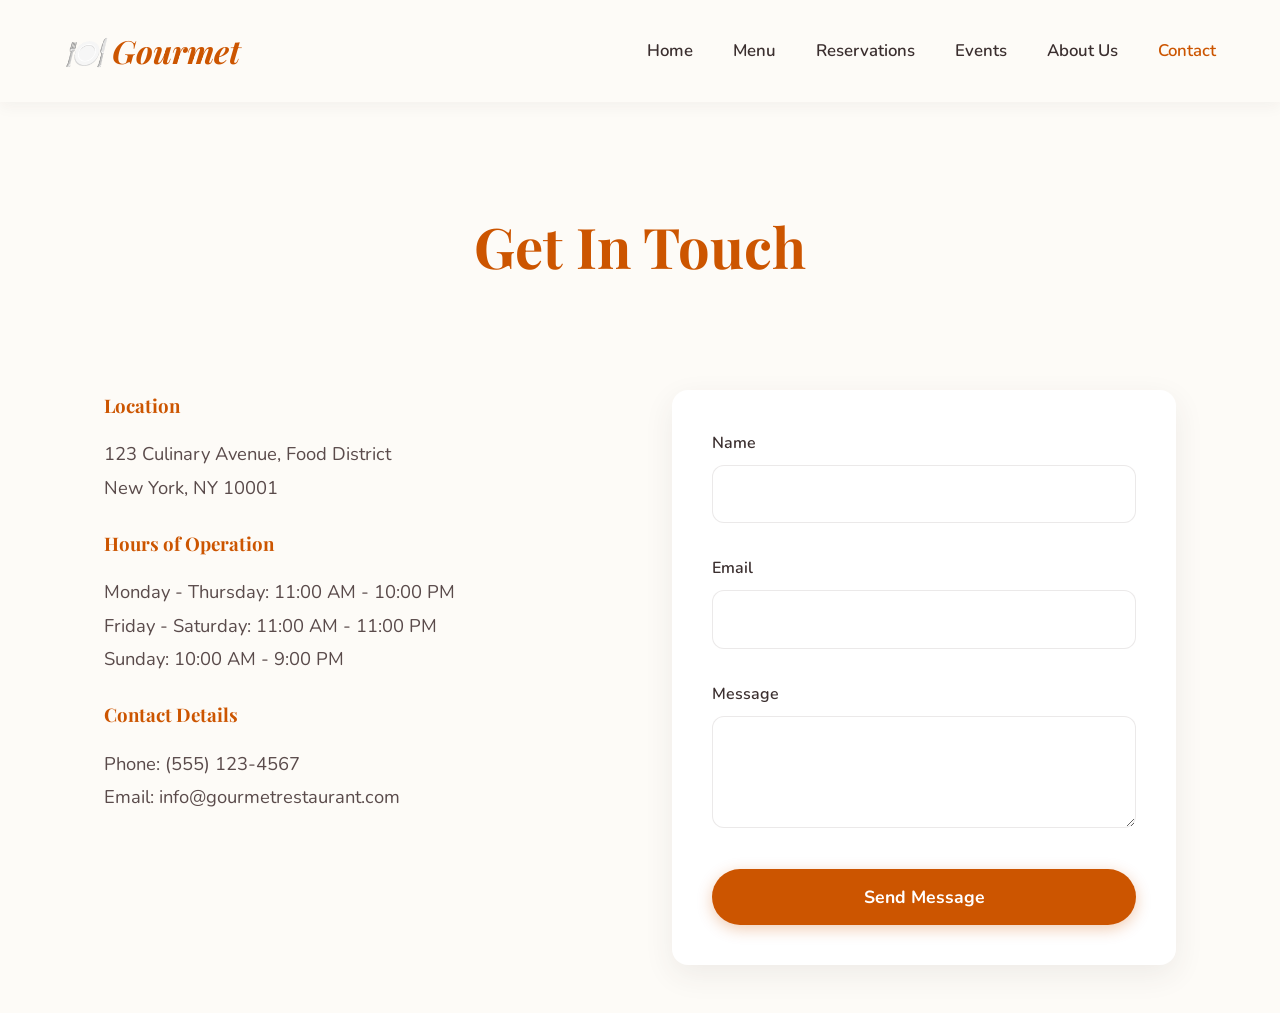
<file: restaurant-website/contact.html>
<!DOCTYPE html>
<html lang="en">
<head>
    <meta charset="UTF-8">
    <meta name="viewport" content="width=device-width, initial-scale=1.0">
    <title>Gourmet Restaurant | Contact Us</title>
    <link rel="stylesheet" href="css/style.css">
    <link href="https://fonts.googleapis.com/css2?family=Inter:wght@400;500;600;800&display=swap" rel="stylesheet">
    <style>
        .contact-grid {
            display: grid;
            grid-template-columns: 1fr 1fr;
            gap: 4rem;
        }
        .contact-info h3 { margin-bottom: 1rem; color: var(--primary-color); }
        .contact-info p { margin-bottom: 1.5rem; color: #ccc; }
        .contact-form {
            background: #242424;
            padding: 2.5rem;
            border-radius: 8px;
        }
        @media (max-width: 768px) {
            .contact-grid { grid-template-columns: 1fr; }
        }
    </style>
</head>
<body>
    <nav>
        <div class="logo">🍽️ <span>Gourmet</span></div>
        <ul class="nav-links">
            <li><a href="main.html">Home</a></li>
            <li><a href="menu.html">Menu</a></li>
            <li><a href="reservation.html">Reservations</a></li>
            <li><a href="events.html">Events</a></li>
            <li><a href="about.html">About Us</a></li>
            <li><a href="contact.html">Contact</a></li>
        </ul>
    </nav>

    <div class="page-header">
        <h1>Get In Touch</h1>
    </div>

    <div class="container contact-grid">
        <div class="contact-info">
            <h3>Location</h3>
            <p>123 Culinary Avenue, Food District<br>New York, NY 10001</p>
            
            <h3>Hours of Operation</h3>
            <p>Monday - Thursday: 11:00 AM - 10:00 PM<br>
            Friday - Saturday: 11:00 AM - 11:00 PM<br>
            Sunday: 10:00 AM - 9:00 PM</p>
            
            <h3>Contact Details</h3>
            <p>Phone: (555) 123-4567<br>
            Email: info@gourmetrestaurant.com</p>
        </div>
        
        <div class="contact-form">
            <form id="contact-form">
                <div class="form-group">
                    <label>Name</label>
                    <input type="text" required>
                </div>
                <div class="form-group">
                    <label>Email</label>
                    <input type="email" required>
                </div>
                <div class="form-group">
                    <label>Message</label>
                    <textarea rows="4" required></textarea>
                </div>
                <button type="submit" class="btn" style="width: 100%">Send Message</button>
            </form>
        </div>
    </div>

    <script src="js/script.js"></script>
    <script>
        document.getElementById('contact-form').addEventListener('submit', (e) => {
            e.preventDefault();
            alert('Thank you for reaching out! We will get back to you soon.');
            e.target.reset();
        });
    </script>
</body>
</html>
</file>
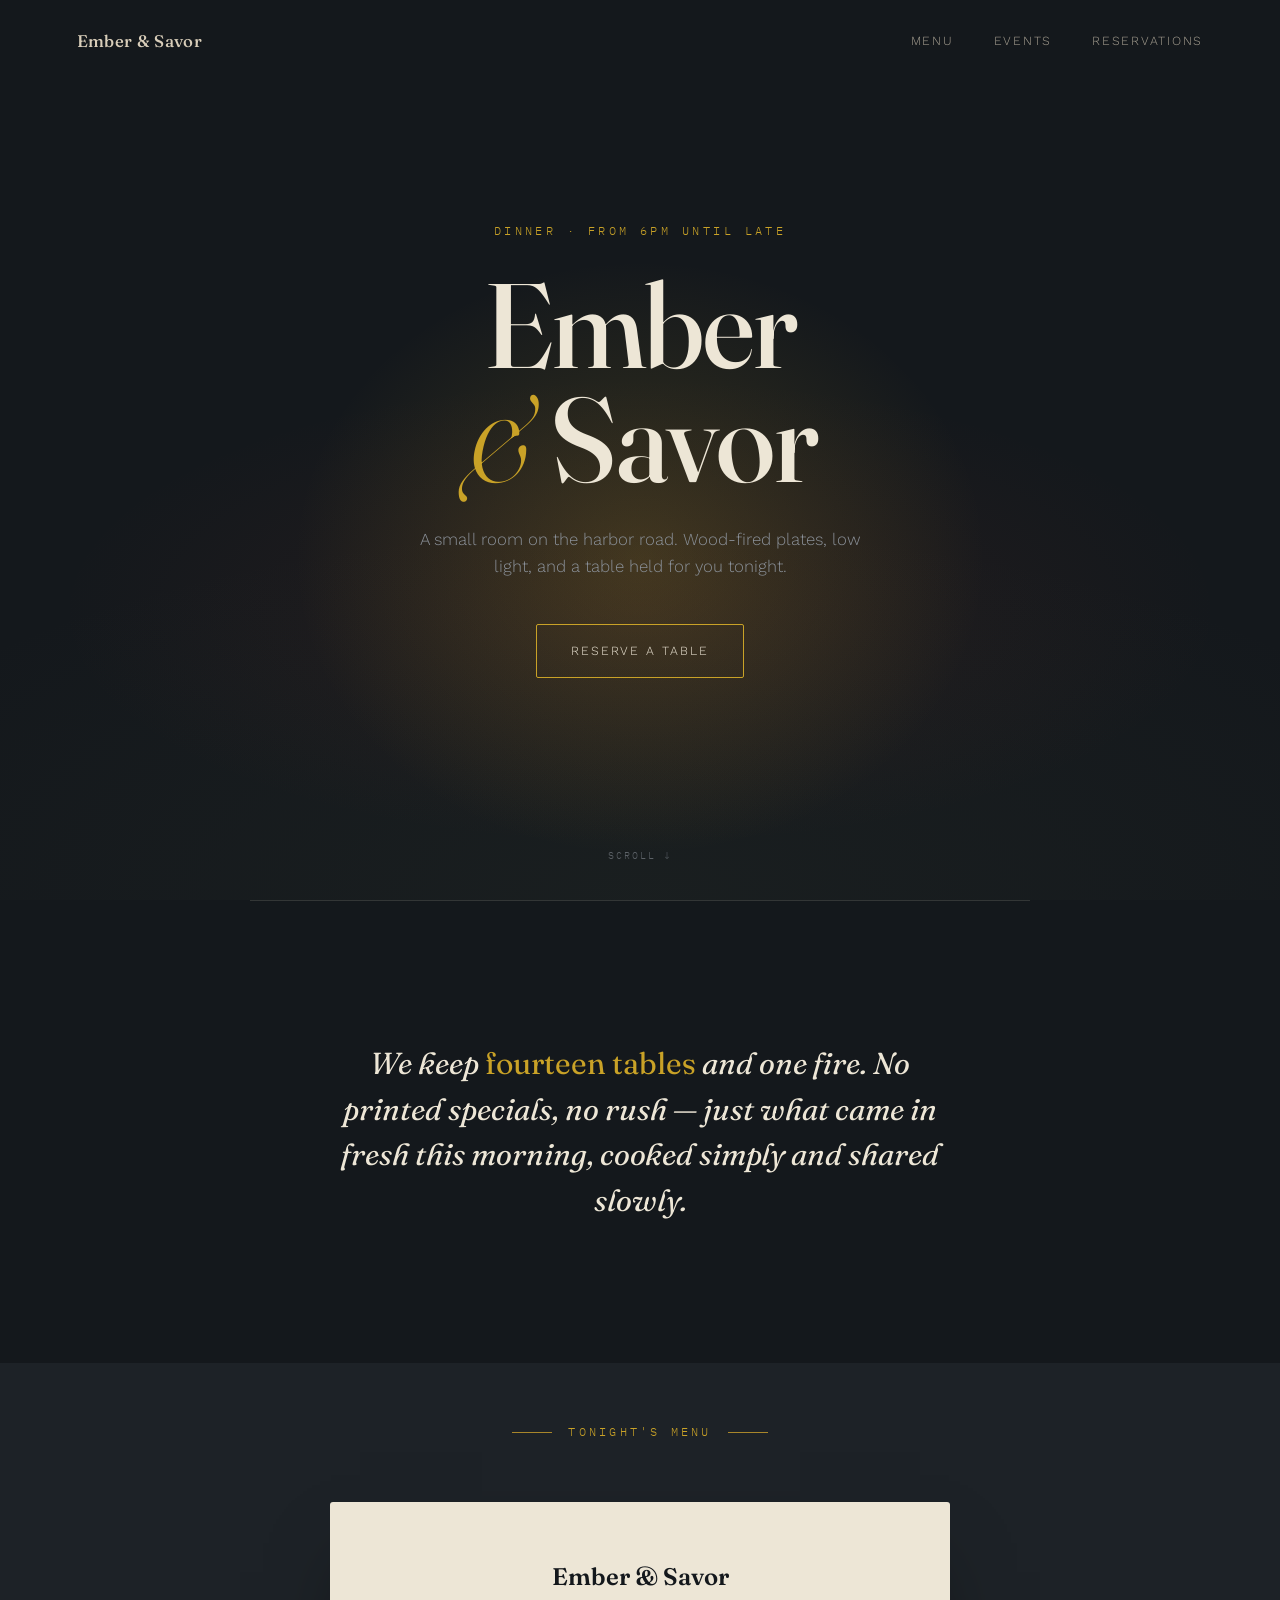
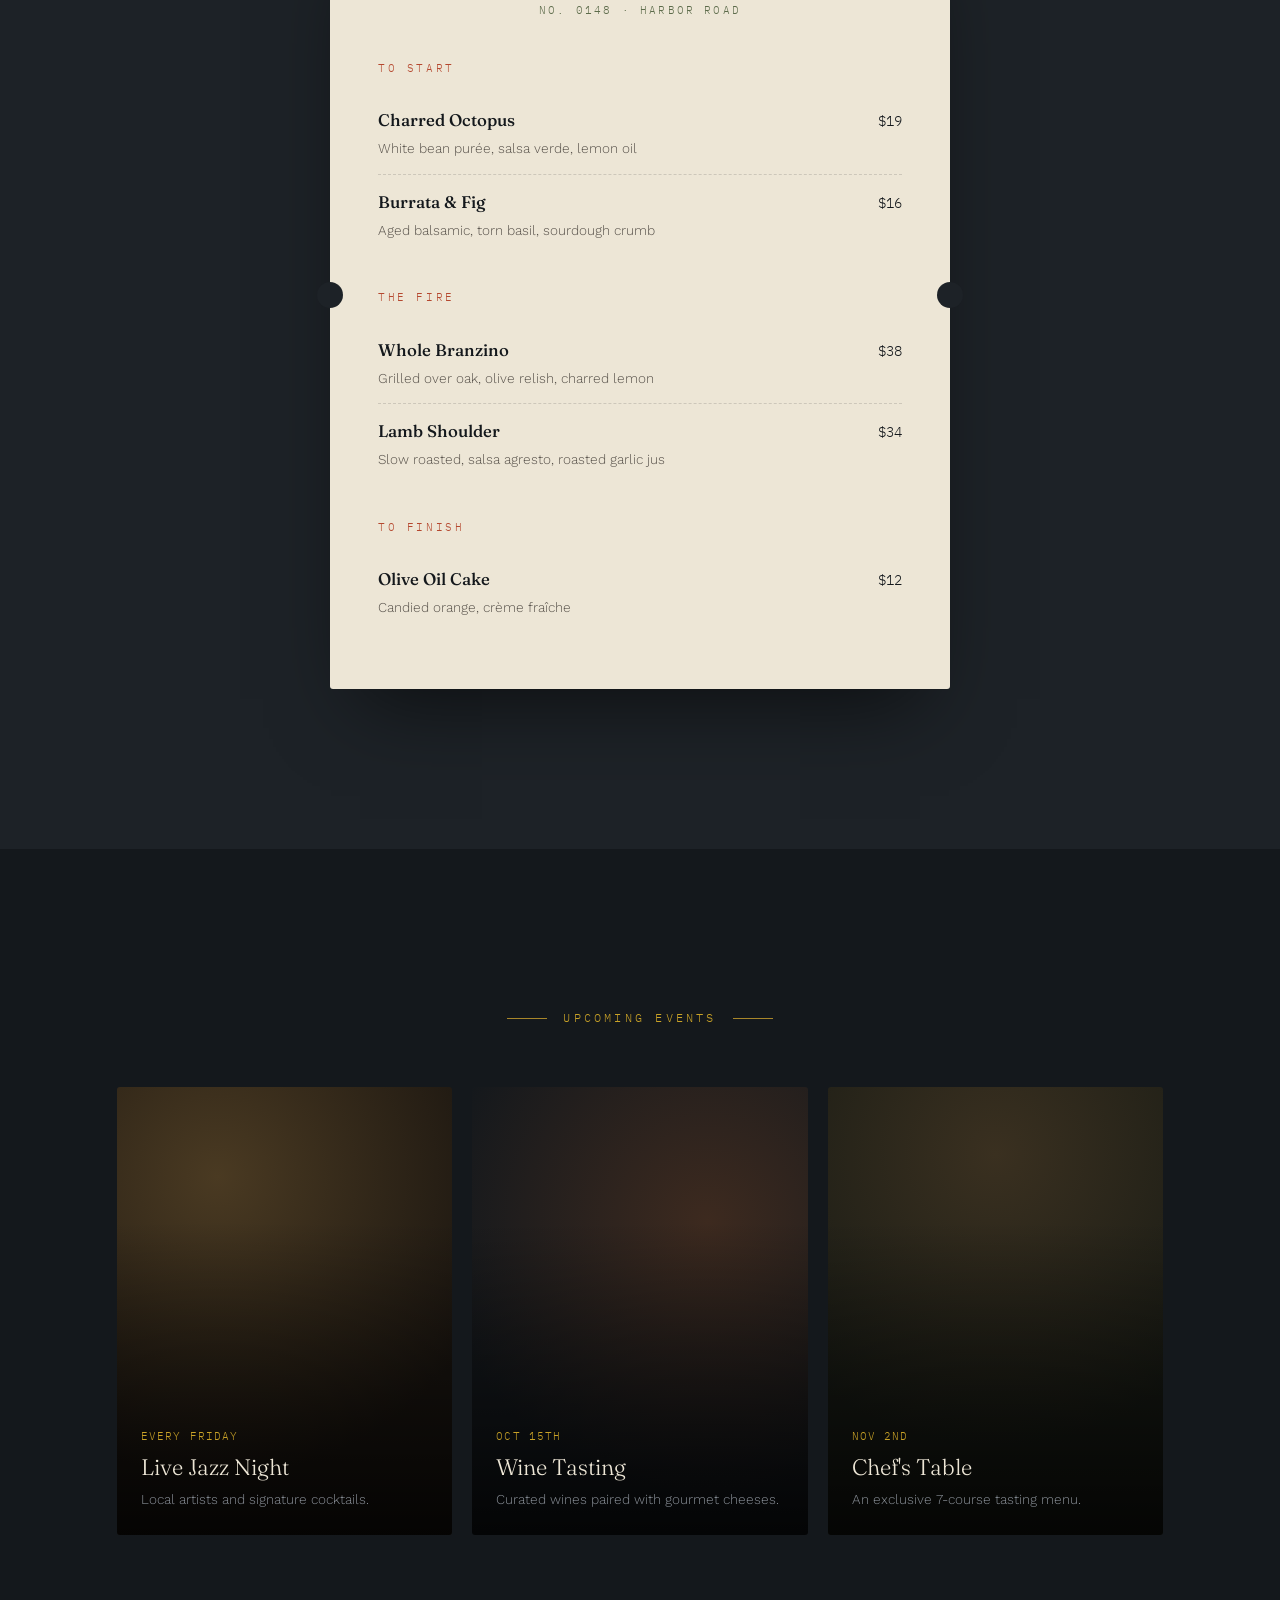
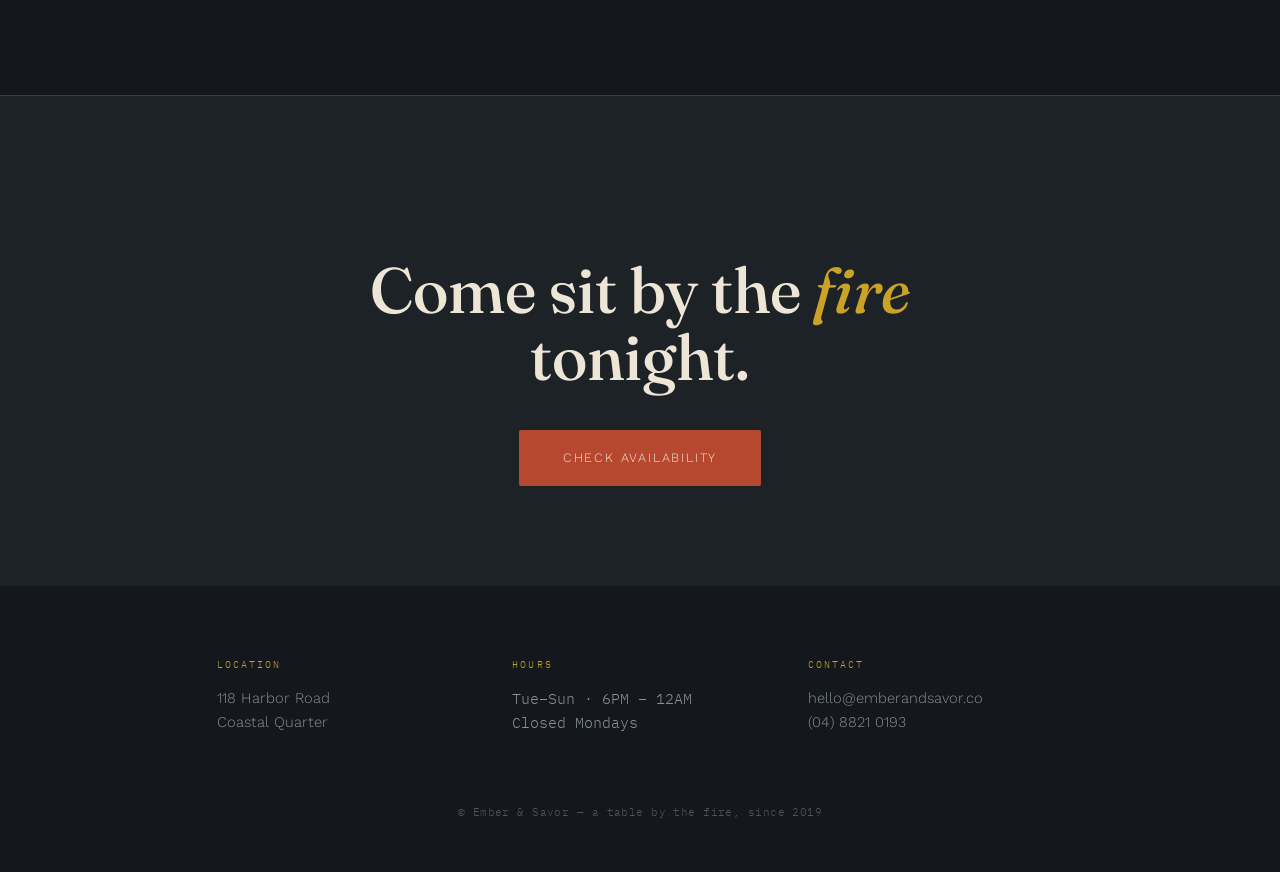
<file: restaurant-website/Ember_&_Savor.html>
<!DOCTYPE html>
<html lang="en">
<head>
<meta charset="UTF-8">
<meta name="viewport" content="width=device-width, initial-scale=1.0">
<title>Ember & Savor — Dinner, After Dark</title>
<link rel="preconnect" href="https://fonts.googleapis.com">
<link href="https://fonts.googleapis.com/css2?family=Fraunces:ital,opsz,wght@0,9..144,300;0,9..144,500;0,9..144,600;1,9..144,400&family=Work+Sans:wght@300;400;500;600&family=IBM+Plex+Mono:wght@400;500&display=swap" rel="stylesheet">
<style>
  :root {
    --ink: #14181C;
    --ink-soft: #1D2227;
    --parchment: #EDE6D6;
    --parchment-dim: #DCD3BE;
    --brass: #C9A227;
    --brass-soft: #A8862A;
    --ember: #B5482F;
    --olive: #5C6B4A;
    --smoke: #8A9098;
    --line: rgba(237, 230, 214, 0.14);
  }

  * { margin: 0; padding: 0; box-sizing: border-box; }

  html { scroll-behavior: smooth; }

  body {
    background: var(--ink);
    color: var(--parchment);
    font-family: 'Work Sans', sans-serif;
    font-weight: 300;
    line-height: 1.6;
    overflow-x: hidden;
  }

  a { color: inherit; text-decoration: none; }

  .display { font-family: 'Fraunces', serif; }
  .mono { font-family: 'IBM Plex Mono', monospace; }

  ::selection { background: var(--brass); color: var(--ink); }

  :focus-visible {
    outline: 2px solid var(--brass);
    outline-offset: 3px;
  }

  /* ---------- NAV ---------- */
  nav {
    position: fixed;
    top: 0; left: 0; right: 0;
    z-index: 100;
    display: flex;
    justify-content: space-between;
    align-items: center;
    padding: 28px 6vw;
    mix-blend-mode: difference;
  }

  .nav-mark {
    font-family: 'Fraunces', serif;
    font-weight: 500;
    font-size: 1.05rem;
    letter-spacing: 0.02em;
  }

  .nav-links {
    display: flex;
    gap: 40px;
    font-size: 0.78rem;
    letter-spacing: 0.14em;
    text-transform: uppercase;
  }

  .nav-links a {
    opacity: 0.75;
    transition: opacity 0.25s ease;
  }
  .nav-links a:hover { opacity: 1; }

  @media (max-width: 640px) {
    .nav-links { gap: 20px; font-size: 0.65rem; }
  }

  /* ---------- HERO ---------- */
  .hero {
    position: relative;
    min-height: 100svh;
    display: flex;
    flex-direction: column;
    align-items: center;
    justify-content: center;
    text-align: center;
    padding: 0 6vw;
    overflow: hidden;
  }

  .glow {
    position: absolute;
    inset: 0;
    z-index: 0;
    background:
      radial-gradient(ellipse 45% 55% at 50% 62%, rgba(201,162,39,0.20), transparent 60%),
      radial-gradient(ellipse 70% 40% at 50% 68%, rgba(181,72,47,0.10), transparent 65%),
      radial-gradient(ellipse 100% 60% at 50% 100%, rgba(92,107,74,0.08), transparent 70%);
    animation: flicker 7s ease-in-out infinite;
  }

  @keyframes flicker {
    0%, 100% { opacity: 1; transform: scale(1); }
    28% { opacity: 0.92; transform: scale(1.015); }
    45% { opacity: 1; transform: scale(0.995); }
    62% { opacity: 0.95; transform: scale(1.01); }
    80% { opacity: 1; transform: scale(1); }
  }

  .hero-content { position: relative; z-index: 1; }

  .eyebrow {
    font-family: 'IBM Plex Mono', monospace;
    font-size: 0.72rem;
    letter-spacing: 0.3em;
    text-transform: uppercase;
    color: var(--brass);
    margin-bottom: 28px;
    opacity: 0;
    animation: rise 1s ease forwards 0.2s;
  }

  h1.name {
    font-size: clamp(3rem, 10vw, 7.5rem);
    font-weight: 500;
    line-height: 0.95;
    letter-spacing: -0.01em;
    color: var(--parchment);
    opacity: 0;
    animation: rise 1.1s ease forwards 0.4s;
  }

  h1.name em {
    font-style: italic;
    font-weight: 300;
    color: var(--brass);
  }

  .hero-sub {
    max-width: 480px;
    margin: 30px auto 0;
    font-size: 1.05rem;
    color: var(--smoke);
    opacity: 0;
    animation: rise 1s ease forwards 0.7s;
  }

  .hero-cta {
    display: inline-flex;
    align-items: center;
    gap: 12px;
    margin-top: 44px;
    padding: 16px 34px;
    border: 1px solid var(--brass);
    border-radius: 2px;
    font-size: 0.78rem;
    letter-spacing: 0.16em;
    text-transform: uppercase;
    color: var(--parchment);
    transition: background 0.3s ease, color 0.3s ease;
    opacity: 0;
    animation: rise 1s ease forwards 1s;
  }
  .hero-cta:hover { background: var(--brass); color: var(--ink); }

  @keyframes rise {
    from { opacity: 0; transform: translateY(16px); }
    to { opacity: 1; transform: translateY(0); }
  }

  .scroll-cue {
    position: absolute;
    bottom: 36px;
    left: 50%;
    transform: translateX(-50%);
    font-family: 'IBM Plex Mono', monospace;
    font-size: 0.65rem;
    letter-spacing: 0.2em;
    color: var(--smoke);
    text-transform: uppercase;
    opacity: 0.6;
  }

  @media (prefers-reduced-motion: reduce) {
    .glow { animation: none; }
    .eyebrow, h1.name, .hero-sub, .hero-cta { animation: none; opacity: 1; }
  }

  /* ---------- INTRO STRIP ---------- */
  .intro {
    padding: 140px 6vw;
    max-width: 780px;
    margin: 0 auto;
    text-align: center;
    border-top: 1px solid var(--line);
  }

  .intro p.lead {
    font-family: 'Fraunces', serif;
    font-style: italic;
    font-weight: 400;
    font-size: clamp(1.4rem, 3vw, 1.9rem);
    line-height: 1.5;
    color: var(--parchment);
  }

  .intro p.lead .accent { color: var(--brass); font-style: normal; }

  /* ---------- SECTION LABEL ---------- */
  .section-label {
    display: flex;
    align-items: center;
    gap: 16px;
    justify-content: center;
    margin-bottom: 60px;
  }
  .section-label .rule { width: 40px; height: 1px; background: var(--brass-soft); }
  .section-label span {
    font-family: 'IBM Plex Mono', monospace;
    font-size: 0.72rem;
    letter-spacing: 0.28em;
    text-transform: uppercase;
    color: var(--brass);
  }

  /* ---------- MENU (TICKET STYLE) ---------- */
  .menu-section {
    padding: 60px 6vw 160px;
    background: var(--ink-soft);
  }

  .ticket {
    max-width: 620px;
    margin: 0 auto;
    background: var(--parchment);
    color: var(--ink);
    border-radius: 3px;
    padding: 56px 48px;
    position: relative;
    box-shadow: 0 40px 80px -30px rgba(0,0,0,0.6);
  }

  .ticket::before, .ticket::after {
    content: "";
    position: absolute;
    width: 26px; height: 26px;
    background: var(--ink-soft);
    border-radius: 50%;
    top: 50%;
    transform: translateY(-50%);
  }
  .ticket::before { left: -13px; }
  .ticket::after { right: -13px; }

  .ticket-head {
    text-align: center;
    margin-bottom: 40px;
  }
  .ticket-head .display {
    font-size: 1.5rem;
    font-weight: 600;
  }
  .ticket-head .mono {
    font-size: 0.68rem;
    letter-spacing: 0.2em;
    text-transform: uppercase;
    color: var(--olive);
    margin-top: 6px;
    display: block;
  }

  .course {
    margin-bottom: 34px;
  }
  .course:last-child { margin-bottom: 0; }

  .course-title {
    font-family: 'IBM Plex Mono', monospace;
    font-size: 0.68rem;
    letter-spacing: 0.24em;
    text-transform: uppercase;
    color: var(--ember);
    margin-bottom: 16px;
  }

  .dish {
    display: flex;
    justify-content: space-between;
    align-items: baseline;
    gap: 16px;
    padding: 14px 0;
    border-bottom: 1px dashed rgba(20,24,28,0.15);
  }
  .dish:last-child { border-bottom: none; }

  .dish-info .display {
    font-size: 1.05rem;
    font-weight: 500;
  }
  .dish-info p {
    font-size: 0.85rem;
    color: #565049;
    margin-top: 4px;
    max-width: 340px;
  }

  .dish-price {
    font-family: 'IBM Plex Mono', monospace;
    font-size: 0.9rem;
    white-space: nowrap;
    color: var(--ink);
  }

  /* ---------- EVENTS ---------- */
  .events {
    padding: 160px 6vw;
    max-width: 1200px;
    margin: 0 auto;
  }

  .events-grid {
    display: grid;
    grid-template-columns: repeat(3, 1fr);
    gap: 20px;
  }

  @media (max-width: 800px) {
    .events-grid { grid-template-columns: 1fr; }
  }

  .event-card {
    aspect-ratio: 3/4;
    border-radius: 3px;
    position: relative;
    overflow: hidden;
    display: flex;
    flex-direction: column;
    justify-content: flex-end;
    padding: 24px;
  }

  .event-card .event-date {
    position: relative;
    z-index: 1;
    font-family: 'IBM Plex Mono', monospace;
    font-size: 0.7rem;
    letter-spacing: 0.1em;
    color: var(--brass);
    text-transform: uppercase;
    margin-bottom: 8px;
  }

  .event-card .event-title {
    position: relative;
    z-index: 1;
    font-family: 'Fraunces', serif;
    font-size: 1.4rem;
    color: var(--parchment);
    margin-bottom: 8px;
    line-height: 1.2;
  }

  .event-card .event-desc {
    position: relative;
    z-index: 1;
    font-size: 0.85rem;
    color: var(--smoke);
  }

  .event-card::before {
    content: "";
    position: absolute;
    inset: 0;
    background: linear-gradient(to top, rgba(0,0,0,0.8), transparent 70%);
  }

  .event-1 { background: radial-gradient(circle at 30% 20%, #4a3a22, #1a1510 70%); }
  .event-2 { background: radial-gradient(circle at 70% 30%, #3d2a1f, #14181C 70%); }
  .event-3 { background: radial-gradient(circle at 50% 15%, #3a3020, #171a14 70%); }

  /* ---------- RESERVE / FOOTER ---------- */
  .reserve {
    padding: 160px 6vw 100px;
    text-align: center;
    background: var(--ink-soft);
    border-top: 1px solid var(--line);
  }

  .reserve h2 {
    font-family: 'Fraunces', serif;
    font-weight: 500;
    font-size: clamp(2.2rem, 6vw, 4rem);
    max-width: 700px;
    margin: 0 auto 40px;
    line-height: 1.05;
  }
  .reserve h2 em { font-style: italic; color: var(--brass); }

  .reserve-cta {
    display: inline-block;
    padding: 18px 44px;
    background: var(--ember);
    color: var(--parchment);
    border-radius: 2px;
    font-size: 0.8rem;
    letter-spacing: 0.14em;
    text-transform: uppercase;
    transition: transform 0.25s ease, background 0.25s ease;
  }
  .reserve-cta:hover { background: #973a24; transform: translateY(-2px); }

  footer {
    padding: 70px 6vw 40px;
    display: grid;
    grid-template-columns: repeat(3, 1fr);
    gap: 40px;
    max-width: 1000px;
    margin: 0 auto;
    text-align: left;
  }

  @media (max-width: 700px) {
    footer { grid-template-columns: 1fr; text-align: center; }
  }

  footer .col-label {
    font-family: 'IBM Plex Mono', monospace;
    font-size: 0.65rem;
    letter-spacing: 0.2em;
    text-transform: uppercase;
    color: var(--brass);
    margin-bottom: 14px;
  }

  footer p, footer address {
    font-style: normal;
    color: var(--smoke);
    font-size: 0.92rem;
  }

  .fine-print {
    text-align: center;
    padding: 30px 6vw 50px;
    font-family: 'IBM Plex Mono', monospace;
    font-size: 0.68rem;
    color: rgba(138,144,152,0.5);
    letter-spacing: 0.04em;
  }
</style>
</head>
<body>

<nav>
  <div class="nav-mark">Ember & Savor</div>
  <div class="nav-links">
    <a href="#menu">Menu</a>
    <a href="#events">Events</a>
    <a href="#reserve">Reservations</a>
  </div>
</nav>

<section class="hero">
  <div class="glow"></div>
  <div class="hero-content">
    <div class="eyebrow">Dinner · From 6PM Until Late</div>
    <h1 class="name display">Ember<br><em>&</em> Savor</h1>
    <p class="hero-sub">A small room on the harbor road. Wood-fired plates, low light, and a table held for you tonight.</p>
    <a href="#reserve" class="hero-cta">Reserve a Table</a>
  </div>
  <div class="scroll-cue">Scroll ↓</div>
</section>

<section class="intro">
  <p class="lead">We keep <span class="accent">fourteen tables</span> and one fire. No printed specials, no rush — just what came in fresh this morning, cooked simply and shared slowly.</p>
</section>

<section class="menu-section" id="menu">
  <div class="section-label"><div class="rule"></div><span>Tonight's Menu</span><div class="rule"></div></div>

  <div class="ticket">
    <div class="ticket-head">
      <div class="display">Ember & Savor</div>
      <span class="mono">No. 0148 · Harbor Road</span>
    </div>

    <div class="course">
      <div class="course-title">To Start</div>
      <div class="dish">
        <div class="dish-info">
          <div class="display">Charred Octopus</div>
          <p>White bean purée, salsa verde, lemon oil</p>
        </div>
        <div class="dish-price">$19</div>
      </div>
      <div class="dish">
        <div class="dish-info">
          <div class="display">Burrata & Fig</div>
          <p>Aged balsamic, torn basil, sourdough crumb</p>
        </div>
        <div class="dish-price">$16</div>
      </div>
    </div>

    <div class="course">
      <div class="course-title">The Fire</div>
      <div class="dish">
        <div class="dish-info">
          <div class="display">Whole Branzino</div>
          <p>Grilled over oak, olive relish, charred lemon</p>
        </div>
        <div class="dish-price">$38</div>
      </div>
      <div class="dish">
        <div class="dish-info">
          <div class="display">Lamb Shoulder</div>
          <p>Slow roasted, salsa agresto, roasted garlic jus</p>
        </div>
        <div class="dish-price">$34</div>
      </div>
    </div>

    <div class="course">
      <div class="course-title">To Finish</div>
      <div class="dish">
        <div class="dish-info">
          <div class="display">Olive Oil Cake</div>
          <p>Candied orange, crème fraîche</p>
        </div>
        <div class="dish-price">$12</div>
      </div>
    </div>
  </div>
</section>

<section class="events" id="events">
  <div class="section-label"><div class="rule"></div><span>Upcoming Events</span><div class="rule"></div></div>
  <div class="events-grid">
    <div class="event-card event-1">
      <div class="event-date">Every Friday</div>
      <div class="event-title">Live Jazz Night</div>
      <div class="event-desc">Local artists and signature cocktails.</div>
    </div>
    <div class="event-card event-2">
      <div class="event-date">Oct 15th</div>
      <div class="event-title">Wine Tasting</div>
      <div class="event-desc">Curated wines paired with gourmet cheeses.</div>
    </div>
    <div class="event-card event-3">
      <div class="event-date">Nov 2nd</div>
      <div class="event-title">Chef's Table</div>
      <div class="event-desc">An exclusive 7-course tasting menu.</div>
    </div>
  </div>
</section>

<section class="reserve" id="reserve">
  <h2>Come sit by the <em>fire</em> tonight.</h2>
  <a href="#" class="reserve-cta">Check Availability</a>
</section>

<footer>
  <div>
    <div class="col-label">Location</div>
    <address>118 Harbor Road<br>Coastal Quarter</address>
  </div>
  <div>
    <div class="col-label">Hours</div>
    <p class="mono">Tue–Sun · 6PM – 12AM<br>Closed Mondays</p>
  </div>
  <div>
    <div class="col-label">Contact</div>
    <p>hello@emberandsavor.co<br>(04) 8821 0193</p>
  </div>
</footer>

<div class="fine-print">© Ember & Savor — a table by the fire, since 2019</div>

</body>
</html>
</file>
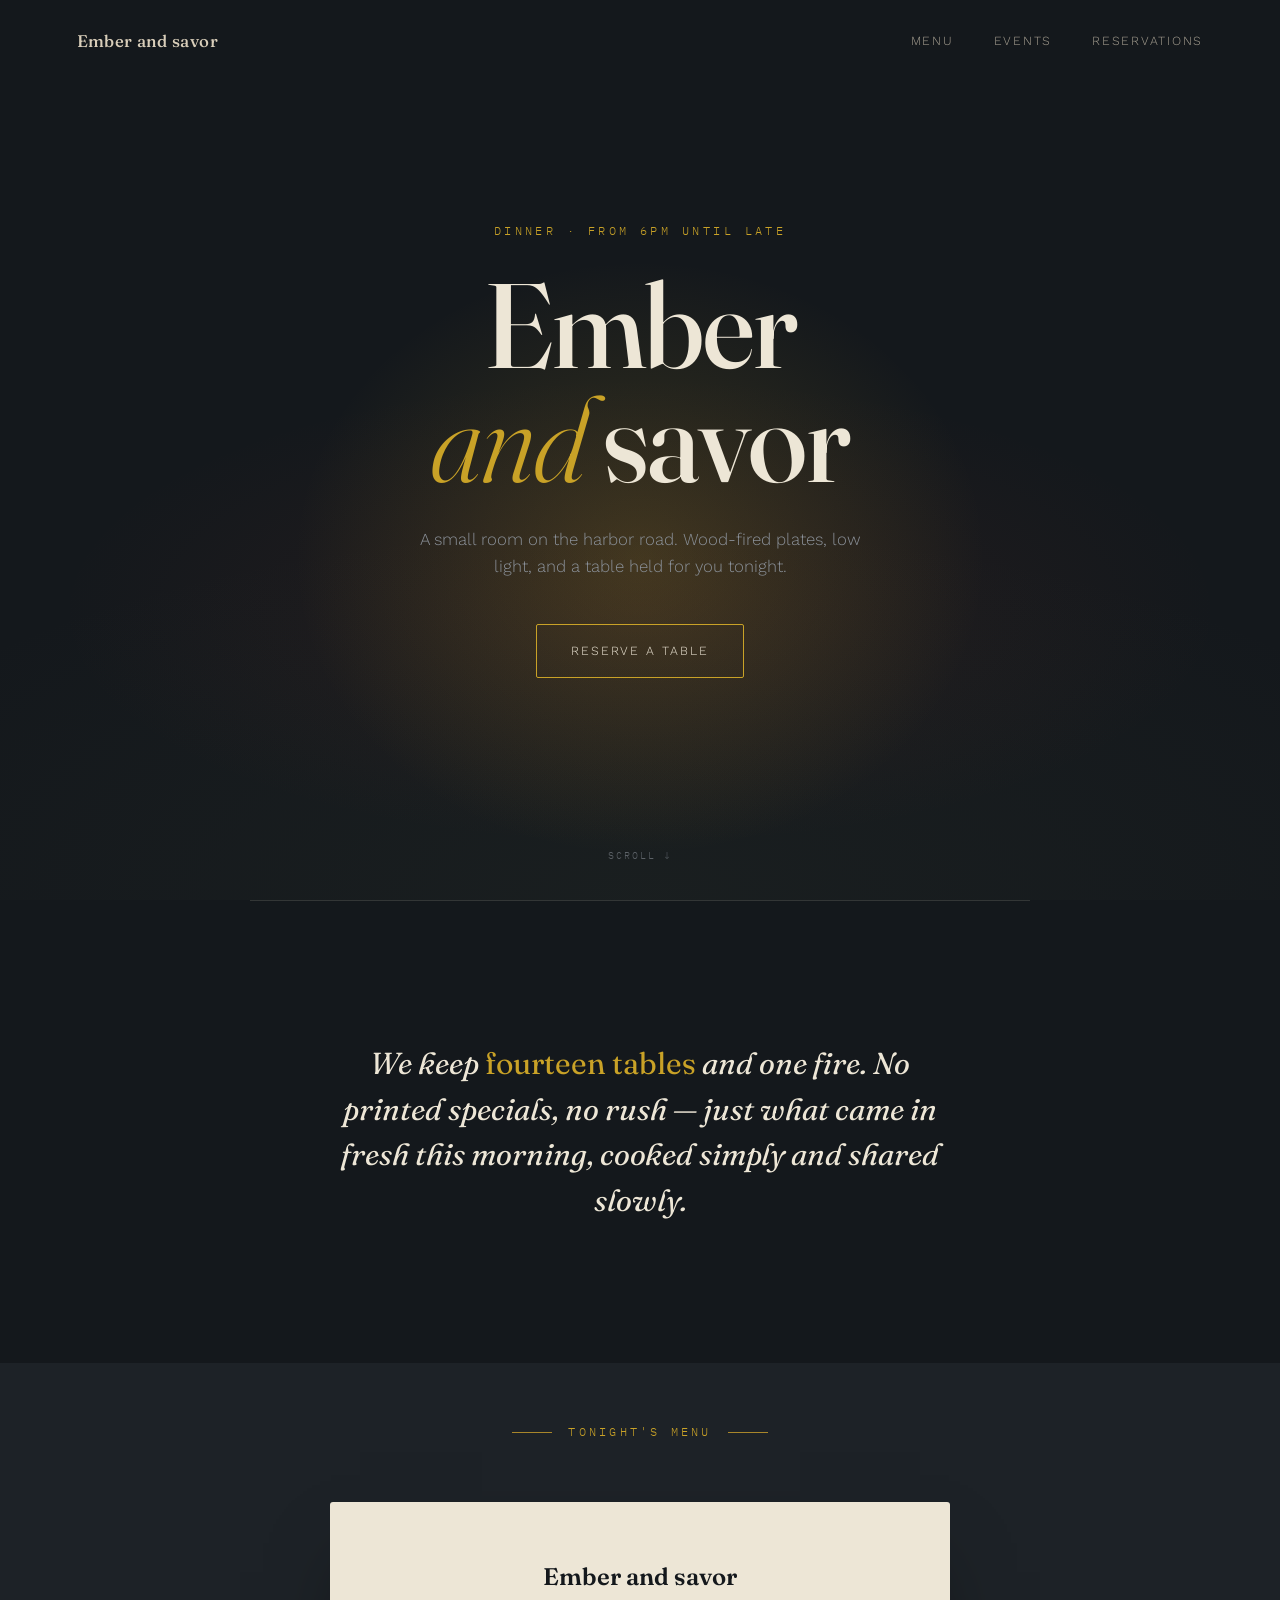
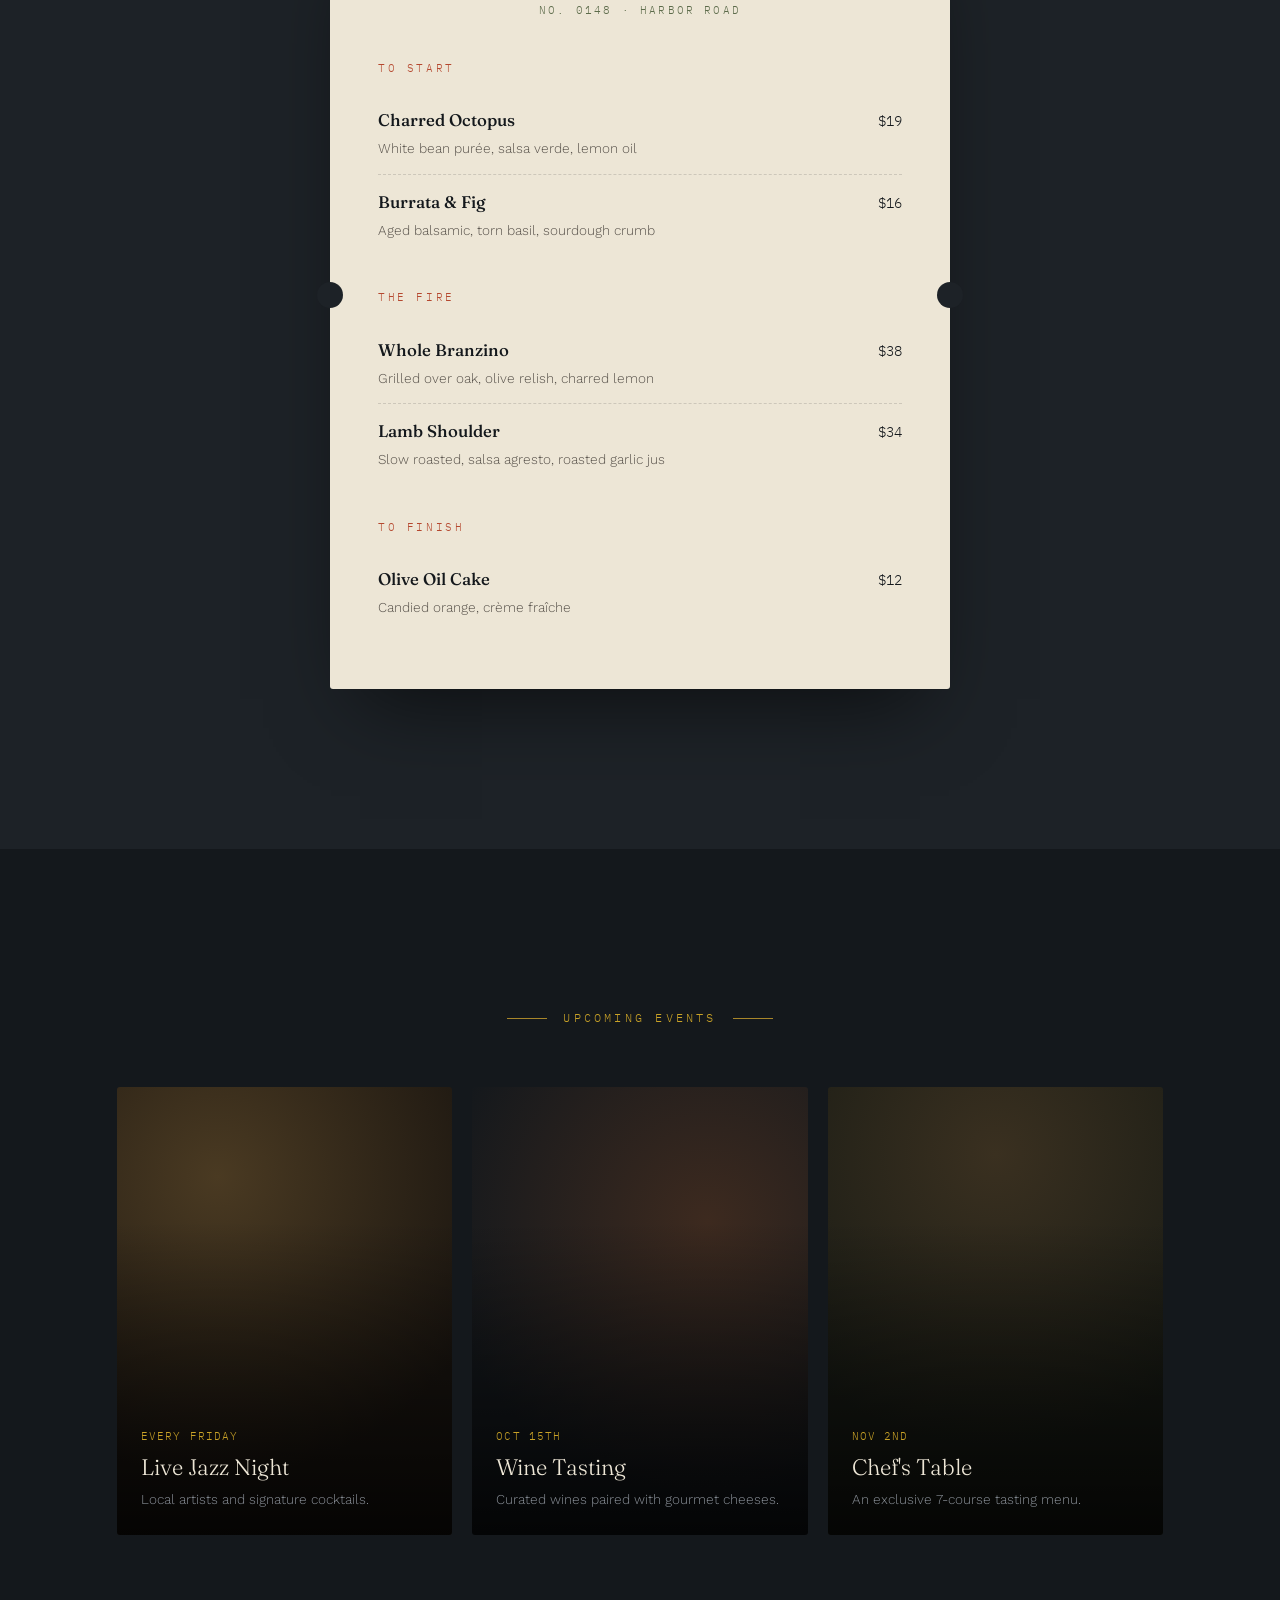
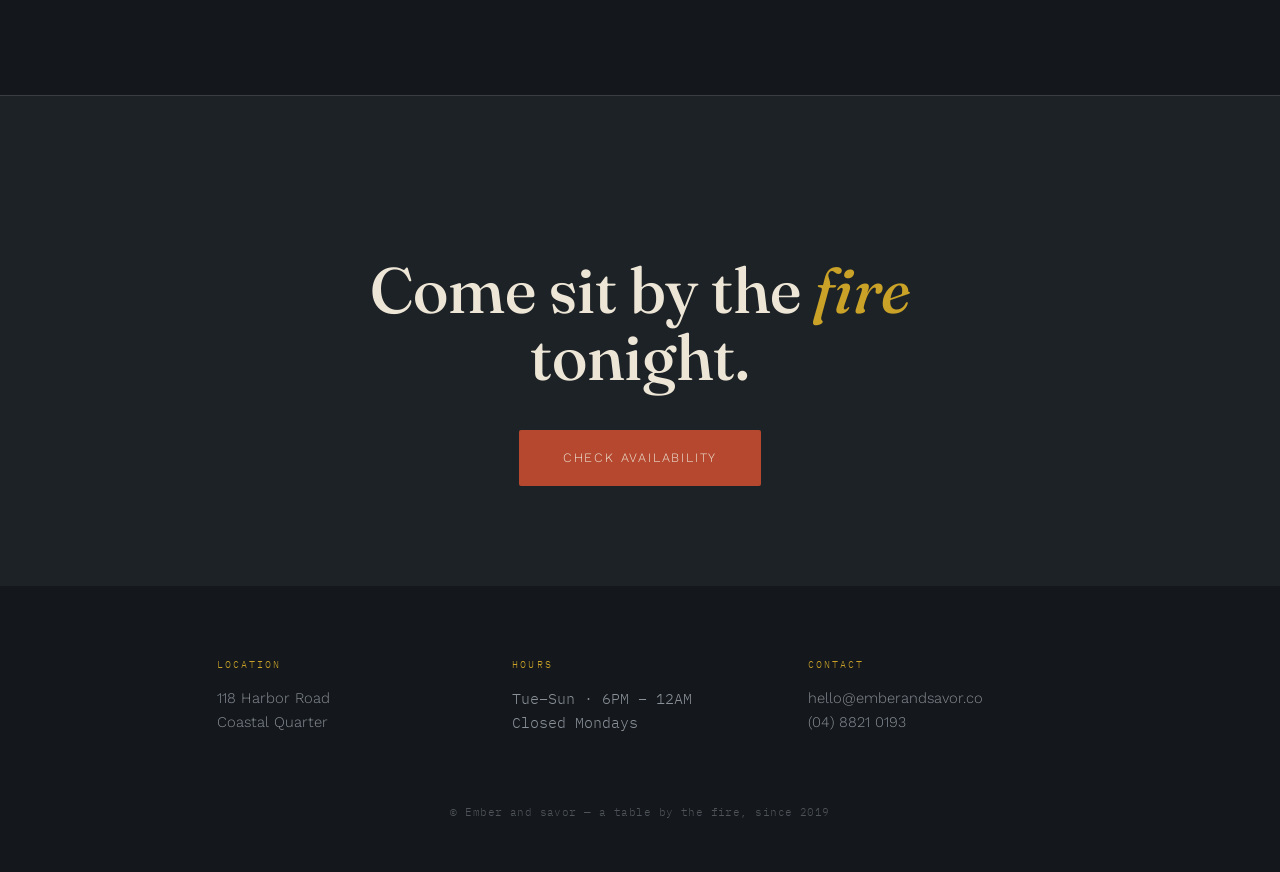
<file: restaurant-website/ember_and_savor.html>
<!DOCTYPE html>
<html lang="en">
<head>
<meta charset="UTF-8">
<meta name="viewport" content="width=device-width, initial-scale=1.0">
<title>Ember and savor — Dinner, After Dark</title>
<link rel="preconnect" href="https://fonts.googleapis.com">
<link href="https://fonts.googleapis.com/css2?family=Fraunces:ital,opsz,wght@0,9..144,300;0,9..144,500;0,9..144,600;1,9..144,400&family=Work+Sans:wght@300;400;500;600&family=IBM+Plex+Mono:wght@400;500&display=swap" rel="stylesheet">
<style>
  :root {
    --ink: #14181C;
    --ink-soft: #1D2227;
    --parchment: #EDE6D6;
    --parchment-dim: #DCD3BE;
    --brass: #C9A227;
    --brass-soft: #A8862A;
    --ember: #B5482F;
    --olive: #5C6B4A;
    --smoke: #8A9098;
    --line: rgba(237, 230, 214, 0.14);
  }

  * { margin: 0; padding: 0; box-sizing: border-box; }

  html { scroll-behavior: smooth; }

  body {
    background: var(--ink);
    color: var(--parchment);
    font-family: 'Work Sans', sans-serif;
    font-weight: 300;
    line-height: 1.6;
    overflow-x: hidden;
  }

  a { color: inherit; text-decoration: none; }

  .display { font-family: 'Fraunces', serif; }
  .mono { font-family: 'IBM Plex Mono', monospace; }

  ::selection { background: var(--brass); color: var(--ink); }

  :focus-visible {
    outline: 2px solid var(--brass);
    outline-offset: 3px;
  }

  /* ---------- NAV ---------- */
  nav {
    position: fixed;
    top: 0; left: 0; right: 0;
    z-index: 100;
    display: flex;
    justify-content: space-between;
    align-items: center;
    padding: 28px 6vw;
    mix-blend-mode: difference;
  }

  .nav-mark {
    font-family: 'Fraunces', serif;
    font-weight: 500;
    font-size: 1.05rem;
    letter-spacing: 0.02em;
  }

  .nav-links {
    display: flex;
    gap: 40px;
    font-size: 0.78rem;
    letter-spacing: 0.14em;
    text-transform: uppercase;
  }

  .nav-links a {
    opacity: 0.75;
    transition: opacity 0.25s ease;
  }
  .nav-links a:hover { opacity: 1; }

  @media (max-width: 640px) {
    .nav-links { gap: 20px; font-size: 0.65rem; }
  }

  /* ---------- HERO ---------- */
  .hero {
    position: relative;
    min-height: 100svh;
    display: flex;
    flex-direction: column;
    align-items: center;
    justify-content: center;
    text-align: center;
    padding: 0 6vw;
    overflow: hidden;
  }

  .glow {
    position: absolute;
    inset: 0;
    z-index: 0;
    background:
      radial-gradient(ellipse 45% 55% at 50% 62%, rgba(201,162,39,0.20), transparent 60%),
      radial-gradient(ellipse 70% 40% at 50% 68%, rgba(181,72,47,0.10), transparent 65%),
      radial-gradient(ellipse 100% 60% at 50% 100%, rgba(92,107,74,0.08), transparent 70%);
    animation: flicker 7s ease-in-out infinite;
  }

  @keyframes flicker {
    0%, 100% { opacity: 1; transform: scale(1); }
    28% { opacity: 0.92; transform: scale(1.015); }
    45% { opacity: 1; transform: scale(0.995); }
    62% { opacity: 0.95; transform: scale(1.01); }
    80% { opacity: 1; transform: scale(1); }
  }

  .hero-content { position: relative; z-index: 1; }

  .eyebrow {
    font-family: 'IBM Plex Mono', monospace;
    font-size: 0.72rem;
    letter-spacing: 0.3em;
    text-transform: uppercase;
    color: var(--brass);
    margin-bottom: 28px;
    opacity: 0;
    animation: rise 1s ease forwards 0.2s;
  }

  h1.name {
    font-size: clamp(3rem, 10vw, 7.5rem);
    font-weight: 500;
    line-height: 0.95;
    letter-spacing: -0.01em;
    color: var(--parchment);
    opacity: 0;
    animation: rise 1.1s ease forwards 0.4s;
  }

  h1.name em {
    font-style: italic;
    font-weight: 300;
    color: var(--brass);
  }

  .hero-sub {
    max-width: 480px;
    margin: 30px auto 0;
    font-size: 1.05rem;
    color: var(--smoke);
    opacity: 0;
    animation: rise 1s ease forwards 0.7s;
  }

  .hero-cta {
    display: inline-flex;
    align-items: center;
    gap: 12px;
    margin-top: 44px;
    padding: 16px 34px;
    border: 1px solid var(--brass);
    border-radius: 2px;
    font-size: 0.78rem;
    letter-spacing: 0.16em;
    text-transform: uppercase;
    color: var(--parchment);
    transition: background 0.3s ease, color 0.3s ease;
    opacity: 0;
    animation: rise 1s ease forwards 1s;
  }
  .hero-cta:hover { background: var(--brass); color: var(--ink); }

  @keyframes rise {
    from { opacity: 0; transform: translateY(16px); }
    to { opacity: 1; transform: translateY(0); }
  }

  .scroll-cue {
    position: absolute;
    bottom: 36px;
    left: 50%;
    transform: translateX(-50%);
    font-family: 'IBM Plex Mono', monospace;
    font-size: 0.65rem;
    letter-spacing: 0.2em;
    color: var(--smoke);
    text-transform: uppercase;
    opacity: 0.6;
  }

  @media (prefers-reduced-motion: reduce) {
    .glow { animation: none; }
    .eyebrow, h1.name, .hero-sub, .hero-cta { animation: none; opacity: 1; }
  }

  /* ---------- INTRO STRIP ---------- */
  .intro {
    padding: 140px 6vw;
    max-width: 780px;
    margin: 0 auto;
    text-align: center;
    border-top: 1px solid var(--line);
  }

  .intro p.lead {
    font-family: 'Fraunces', serif;
    font-style: italic;
    font-weight: 400;
    font-size: clamp(1.4rem, 3vw, 1.9rem);
    line-height: 1.5;
    color: var(--parchment);
  }

  .intro p.lead .accent { color: var(--brass); font-style: normal; }

  /* ---------- SECTION LABEL ---------- */
  .section-label {
    display: flex;
    align-items: center;
    gap: 16px;
    justify-content: center;
    margin-bottom: 60px;
  }
  .section-label .rule { width: 40px; height: 1px; background: var(--brass-soft); }
  .section-label span {
    font-family: 'IBM Plex Mono', monospace;
    font-size: 0.72rem;
    letter-spacing: 0.28em;
    text-transform: uppercase;
    color: var(--brass);
  }

  /* ---------- MENU (TICKET STYLE) ---------- */
  .menu-section {
    padding: 60px 6vw 160px;
    background: var(--ink-soft);
  }

  .ticket {
    max-width: 620px;
    margin: 0 auto;
    background: var(--parchment);
    color: var(--ink);
    border-radius: 3px;
    padding: 56px 48px;
    position: relative;
    box-shadow: 0 40px 80px -30px rgba(0,0,0,0.6);
  }

  .ticket::before, .ticket::after {
    content: "";
    position: absolute;
    width: 26px; height: 26px;
    background: var(--ink-soft);
    border-radius: 50%;
    top: 50%;
    transform: translateY(-50%);
  }
  .ticket::before { left: -13px; }
  .ticket::after { right: -13px; }

  .ticket-head {
    text-align: center;
    margin-bottom: 40px;
  }
  .ticket-head .display {
    font-size: 1.5rem;
    font-weight: 600;
  }
  .ticket-head .mono {
    font-size: 0.68rem;
    letter-spacing: 0.2em;
    text-transform: uppercase;
    color: var(--olive);
    margin-top: 6px;
    display: block;
  }

  .course {
    margin-bottom: 34px;
  }
  .course:last-child { margin-bottom: 0; }

  .course-title {
    font-family: 'IBM Plex Mono', monospace;
    font-size: 0.68rem;
    letter-spacing: 0.24em;
    text-transform: uppercase;
    color: var(--ember);
    margin-bottom: 16px;
  }

  .dish {
    display: flex;
    justify-content: space-between;
    align-items: baseline;
    gap: 16px;
    padding: 14px 0;
    border-bottom: 1px dashed rgba(20,24,28,0.15);
  }
  .dish:last-child { border-bottom: none; }

  .dish-info .display {
    font-size: 1.05rem;
    font-weight: 500;
  }
  .dish-info p {
    font-size: 0.85rem;
    color: #565049;
    margin-top: 4px;
    max-width: 340px;
  }

  .dish-price {
    font-family: 'IBM Plex Mono', monospace;
    font-size: 0.9rem;
    white-space: nowrap;
    color: var(--ink);
  }

  /* ---------- EVENTS ---------- */
  .events {
    padding: 160px 6vw;
    max-width: 1200px;
    margin: 0 auto;
  }

  .events-grid {
    display: grid;
    grid-template-columns: repeat(3, 1fr);
    gap: 20px;
  }

  @media (max-width: 800px) {
    .events-grid { grid-template-columns: 1fr; }
  }

  .event-card {
    aspect-ratio: 3/4;
    border-radius: 3px;
    position: relative;
    overflow: hidden;
    display: flex;
    flex-direction: column;
    justify-content: flex-end;
    padding: 24px;
  }

  .event-card .event-date {
    position: relative;
    z-index: 1;
    font-family: 'IBM Plex Mono', monospace;
    font-size: 0.7rem;
    letter-spacing: 0.1em;
    color: var(--brass);
    text-transform: uppercase;
    margin-bottom: 8px;
  }

  .event-card .event-title {
    position: relative;
    z-index: 1;
    font-family: 'Fraunces', serif;
    font-size: 1.4rem;
    color: var(--parchment);
    margin-bottom: 8px;
    line-height: 1.2;
  }

  .event-card .event-desc {
    position: relative;
    z-index: 1;
    font-size: 0.85rem;
    color: var(--smoke);
  }

  .event-card::before {
    content: "";
    position: absolute;
    inset: 0;
    background: linear-gradient(to top, rgba(0,0,0,0.8), transparent 70%);
  }

  .event-1 { background: radial-gradient(circle at 30% 20%, #4a3a22, #1a1510 70%); }
  .event-2 { background: radial-gradient(circle at 70% 30%, #3d2a1f, #14181C 70%); }
  .event-3 { background: radial-gradient(circle at 50% 15%, #3a3020, #171a14 70%); }

  /* ---------- RESERVE / FOOTER ---------- */
  .reserve {
    padding: 160px 6vw 100px;
    text-align: center;
    background: var(--ink-soft);
    border-top: 1px solid var(--line);
  }

  .reserve h2 {
    font-family: 'Fraunces', serif;
    font-weight: 500;
    font-size: clamp(2.2rem, 6vw, 4rem);
    max-width: 700px;
    margin: 0 auto 40px;
    line-height: 1.05;
  }
  .reserve h2 em { font-style: italic; color: var(--brass); }

  .reserve-cta {
    display: inline-block;
    padding: 18px 44px;
    background: var(--ember);
    color: var(--parchment);
    border-radius: 2px;
    font-size: 0.8rem;
    letter-spacing: 0.14em;
    text-transform: uppercase;
    transition: transform 0.25s ease, background 0.25s ease;
  }
  .reserve-cta:hover { background: #973a24; transform: translateY(-2px); }

  footer {
    padding: 70px 6vw 40px;
    display: grid;
    grid-template-columns: repeat(3, 1fr);
    gap: 40px;
    max-width: 1000px;
    margin: 0 auto;
    text-align: left;
  }

  @media (max-width: 700px) {
    footer { grid-template-columns: 1fr; text-align: center; }
  }

  footer .col-label {
    font-family: 'IBM Plex Mono', monospace;
    font-size: 0.65rem;
    letter-spacing: 0.2em;
    text-transform: uppercase;
    color: var(--brass);
    margin-bottom: 14px;
  }

  footer p, footer address {
    font-style: normal;
    color: var(--smoke);
    font-size: 0.92rem;
  }

  .fine-print {
    text-align: center;
    padding: 30px 6vw 50px;
    font-family: 'IBM Plex Mono', monospace;
    font-size: 0.68rem;
    color: rgba(138,144,152,0.5);
    letter-spacing: 0.04em;
  }
</style>
</head>
<body>

<nav>
  <div class="nav-mark">Ember and savor</div>
  <div class="nav-links">
    <a href="#menu">Menu</a>
    <a href="#events">Events</a>
    <a href="#reserve">Reservations</a>
  </div>
</nav>

<section class="hero">
  <div class="glow"></div>
  <div class="hero-content">
    <div class="eyebrow">Dinner · From 6PM Until Late</div>
    <h1 class="name display">Ember<br><em>and</em> savor</h1>
    <p class="hero-sub">A small room on the harbor road. Wood-fired plates, low light, and a table held for you tonight.</p>
    <a href="#reserve" class="hero-cta">Reserve a Table</a>
  </div>
  <div class="scroll-cue">Scroll ↓</div>
</section>

<section class="intro">
  <p class="lead">We keep <span class="accent">fourteen tables</span> and one fire. No printed specials, no rush — just what came in fresh this morning, cooked simply and shared slowly.</p>
</section>

<section class="menu-section" id="menu">
  <div class="section-label"><div class="rule"></div><span>Tonight's Menu</span><div class="rule"></div></div>

  <div class="ticket">
    <div class="ticket-head">
      <div class="display">Ember and savor</div>
      <span class="mono">No. 0148 · Harbor Road</span>
    </div>

    <div class="course">
      <div class="course-title">To Start</div>
      <div class="dish">
        <div class="dish-info">
          <div class="display">Charred Octopus</div>
          <p>White bean purée, salsa verde, lemon oil</p>
        </div>
        <div class="dish-price">$19</div>
      </div>
      <div class="dish">
        <div class="dish-info">
          <div class="display">Burrata & Fig</div>
          <p>Aged balsamic, torn basil, sourdough crumb</p>
        </div>
        <div class="dish-price">$16</div>
      </div>
    </div>

    <div class="course">
      <div class="course-title">The Fire</div>
      <div class="dish">
        <div class="dish-info">
          <div class="display">Whole Branzino</div>
          <p>Grilled over oak, olive relish, charred lemon</p>
        </div>
        <div class="dish-price">$38</div>
      </div>
      <div class="dish">
        <div class="dish-info">
          <div class="display">Lamb Shoulder</div>
          <p>Slow roasted, salsa agresto, roasted garlic jus</p>
        </div>
        <div class="dish-price">$34</div>
      </div>
    </div>

    <div class="course">
      <div class="course-title">To Finish</div>
      <div class="dish">
        <div class="dish-info">
          <div class="display">Olive Oil Cake</div>
          <p>Candied orange, crème fraîche</p>
        </div>
        <div class="dish-price">$12</div>
      </div>
    </div>
  </div>
</section>

<section class="events" id="events">
  <div class="section-label"><div class="rule"></div><span>Upcoming Events</span><div class="rule"></div></div>
  <div class="events-grid">
    <div class="event-card event-1">
      <div class="event-date">Every Friday</div>
      <div class="event-title">Live Jazz Night</div>
      <div class="event-desc">Local artists and signature cocktails.</div>
    </div>
    <div class="event-card event-2">
      <div class="event-date">Oct 15th</div>
      <div class="event-title">Wine Tasting</div>
      <div class="event-desc">Curated wines paired with gourmet cheeses.</div>
    </div>
    <div class="event-card event-3">
      <div class="event-date">Nov 2nd</div>
      <div class="event-title">Chef's Table</div>
      <div class="event-desc">An exclusive 7-course tasting menu.</div>
    </div>
  </div>
</section>

<section class="reserve" id="reserve">
  <h2>Come sit by the <em>fire</em> tonight.</h2>
  <a href="#" class="reserve-cta">Check Availability</a>
</section>

<footer>
  <div>
    <div class="col-label">Location</div>
    <address>118 Harbor Road<br>Coastal Quarter</address>
  </div>
  <div>
    <div class="col-label">Hours</div>
    <p class="mono">Tue–Sun · 6PM – 12AM<br>Closed Mondays</p>
  </div>
  <div>
    <div class="col-label">Contact</div>
    <p>hello@emberandsavor.co<br>(04) 8821 0193</p>
  </div>
</footer>

<div class="fine-print">© Ember and savor — a table by the fire, since 2019</div>

</body>
</html>
</file>
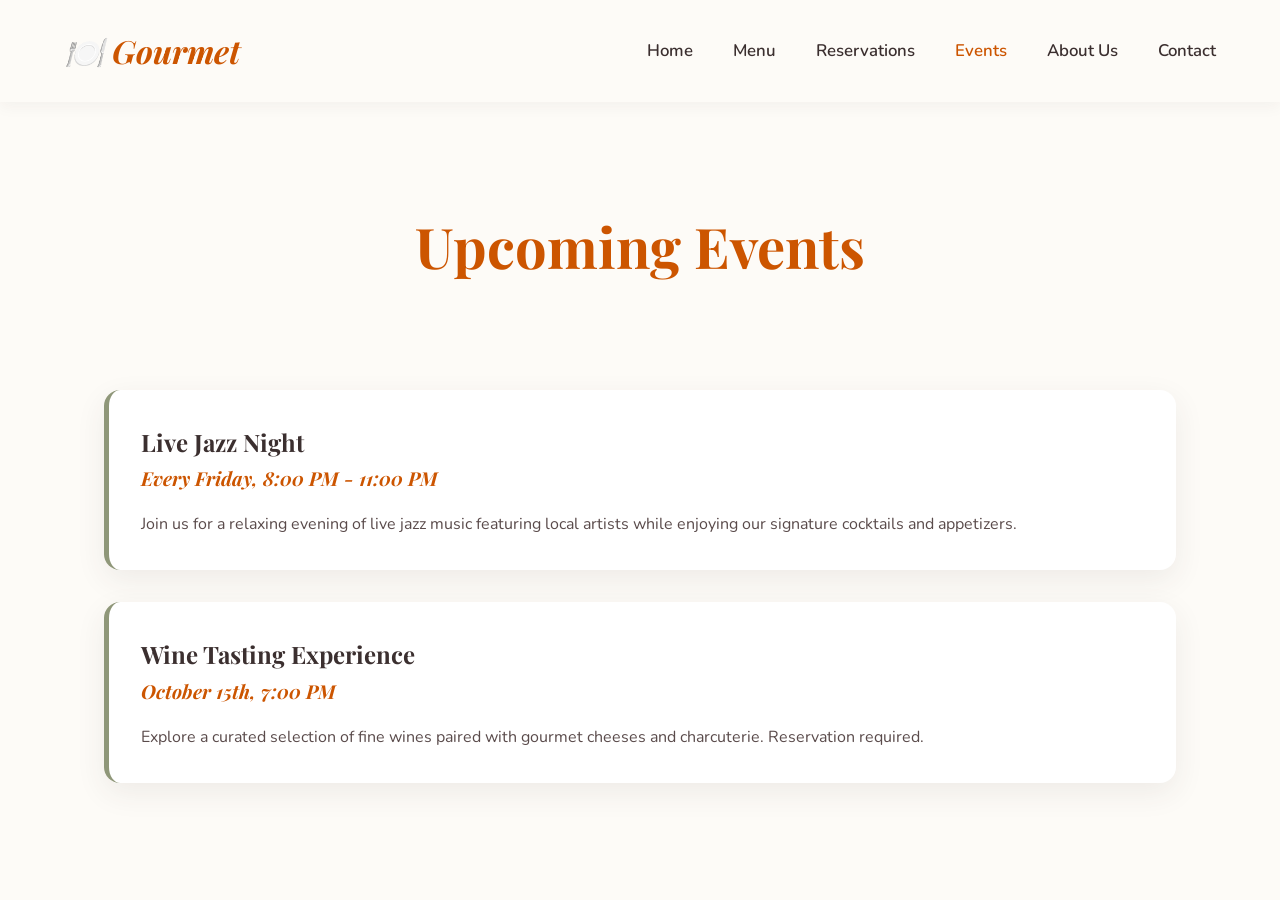
<file: restaurant-website/events.html>
<!DOCTYPE html>
<html lang="en">
<head>
    <meta charset="UTF-8">
    <meta name="viewport" content="width=device-width, initial-scale=1.0">
    <title>Gourmet Restaurant | Events</title>
    <link rel="stylesheet" href="css/style.css">
    <link href="https://fonts.googleapis.com/css2?family=Inter:wght@400;500;600;800&display=swap" rel="stylesheet">
    <style>
        .event-card {
            background: #242424;
            padding: 2rem;
            border-radius: 8px;
            margin-bottom: 2rem;
            border-left: 5px solid var(--primary-color);
        }
        .event-card h2 { color: #fff; }
        .event-date { color: var(--primary-color); font-weight: bold; margin-bottom: 1rem; }
    </style>
</head>
<body>
    <nav>
        <div class="logo">🍽️ <span>Gourmet</span></div>
        <ul class="nav-links">
            <li><a href="main.html">Home</a></li>
            <li><a href="menu.html">Menu</a></li>
            <li><a href="reservation.html">Reservations</a></li>
            <li><a href="events.html">Events</a></li>
            <li><a href="about.html">About Us</a></li>
            <li><a href="contact.html">Contact</a></li>
        </ul>
    </nav>

    <div class="page-header">
        <h1>Upcoming Events</h1>
    </div>

    <div class="container">
        <div class="event-card">
            <h2>Live Jazz Night</h2>
            <div class="event-date">Every Friday, 8:00 PM - 11:00 PM</div>
            <p>Join us for a relaxing evening of live jazz music featuring local artists while enjoying our signature cocktails and appetizers.</p>
        </div>
        <div class="event-card">
            <h2>Wine Tasting Experience</h2>
            <div class="event-date">October 15th, 7:00 PM</div>
            <p>Explore a curated selection of fine wines paired with gourmet cheeses and charcuterie. Reservation required.</p>
        </div>
    </div>

    <script src="js/script.js"></script>
</body>
</html>
</file>
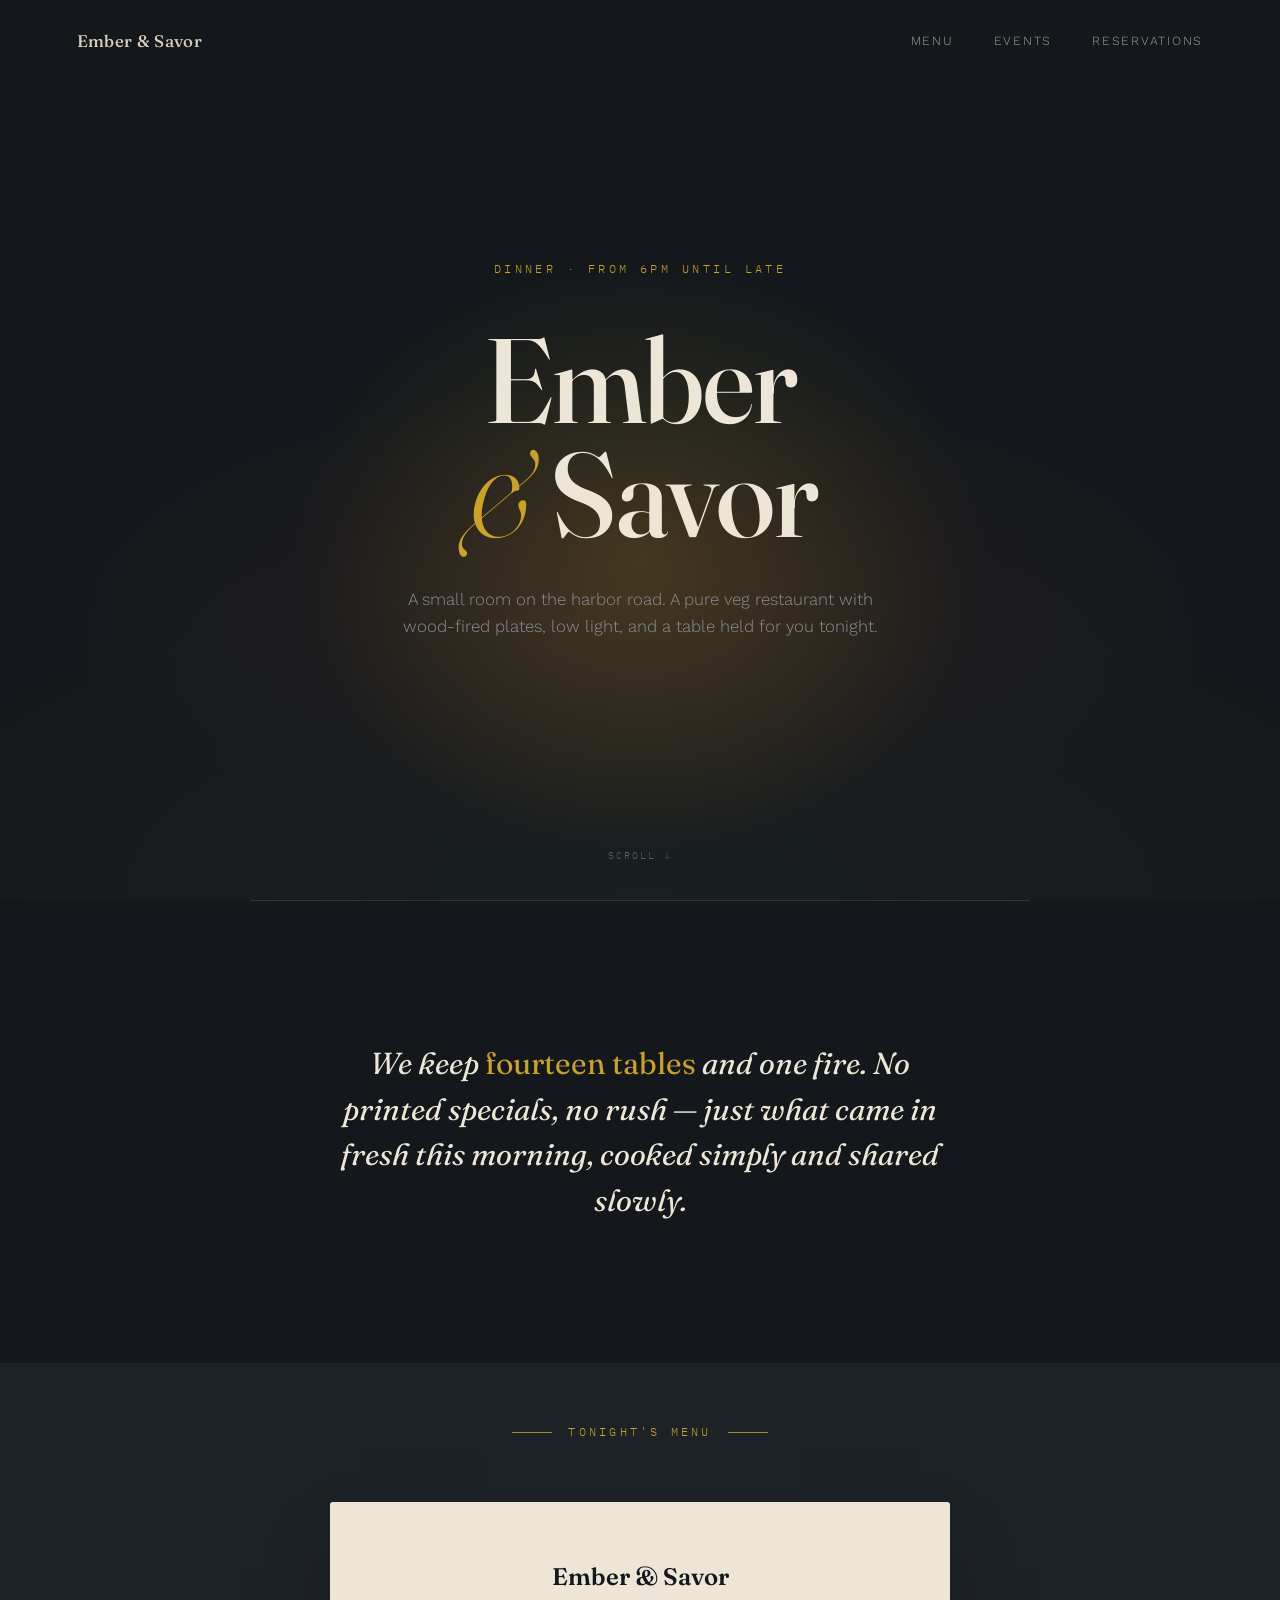
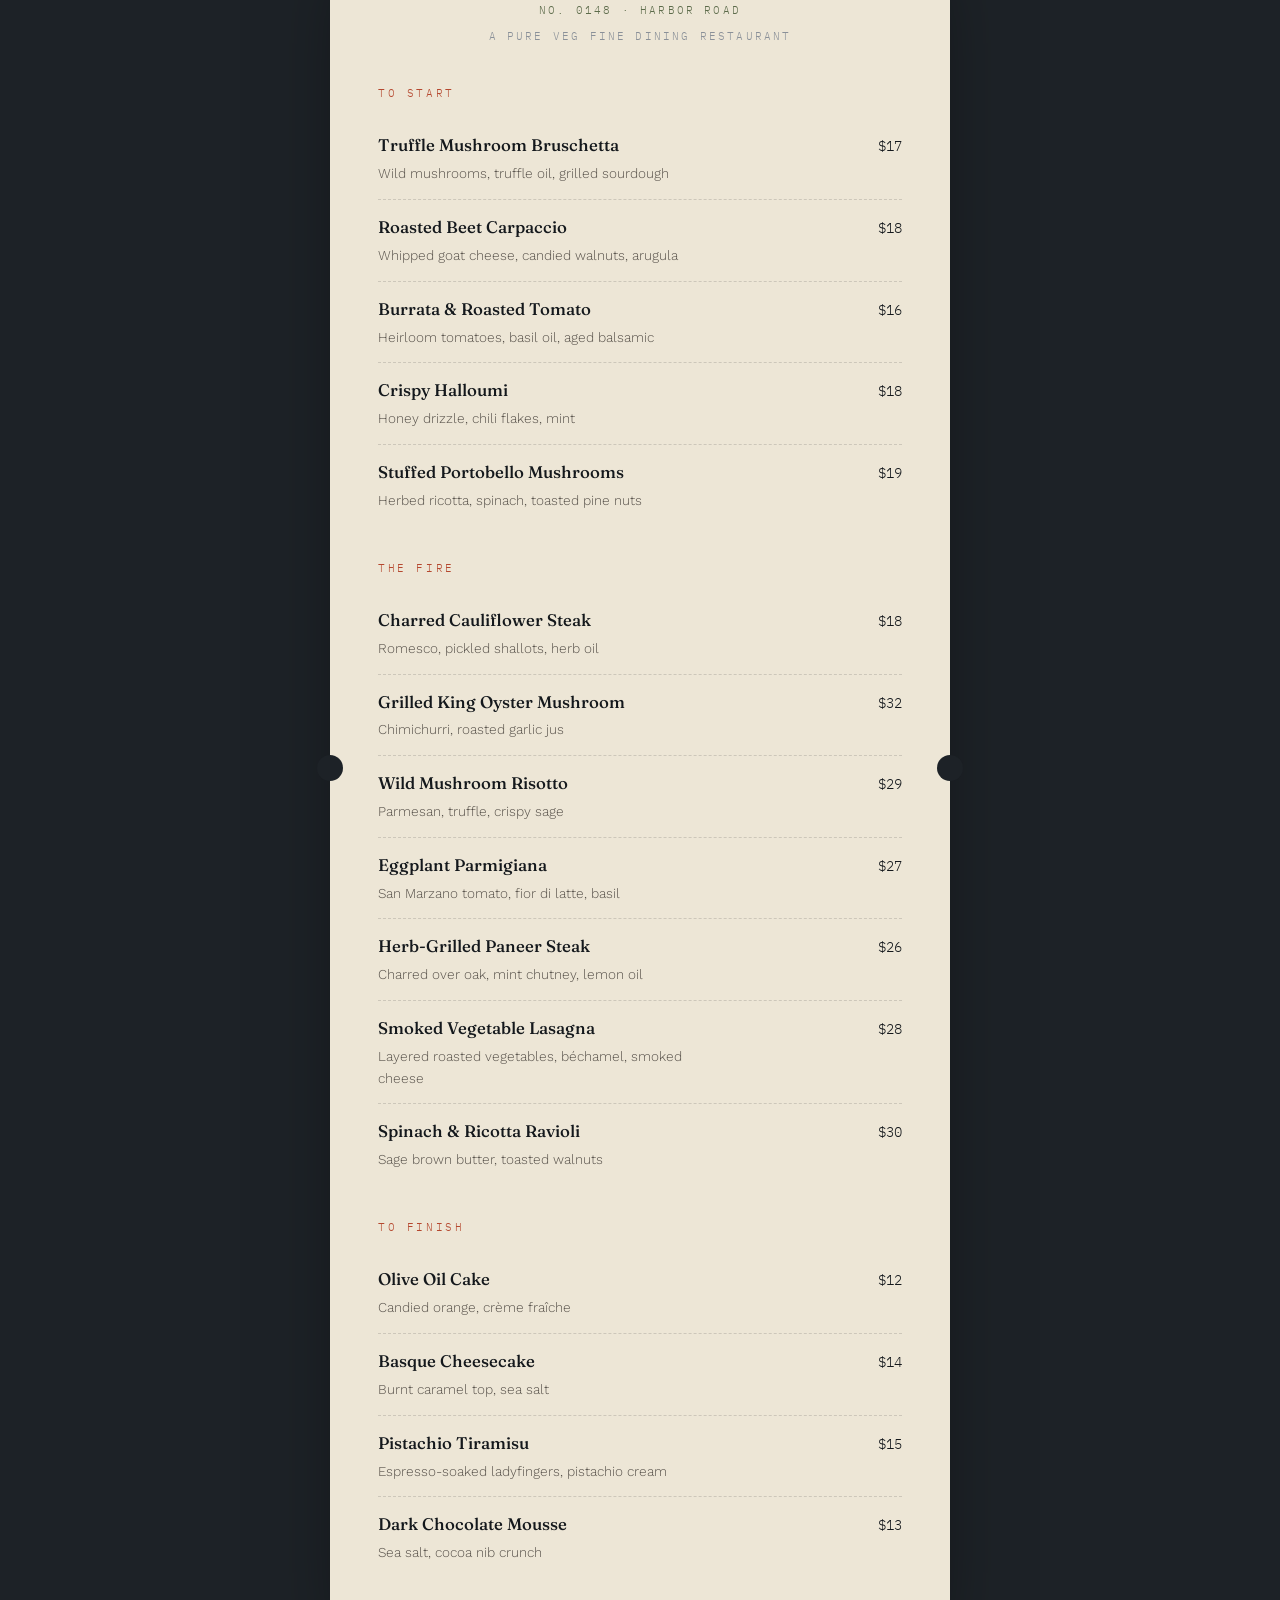
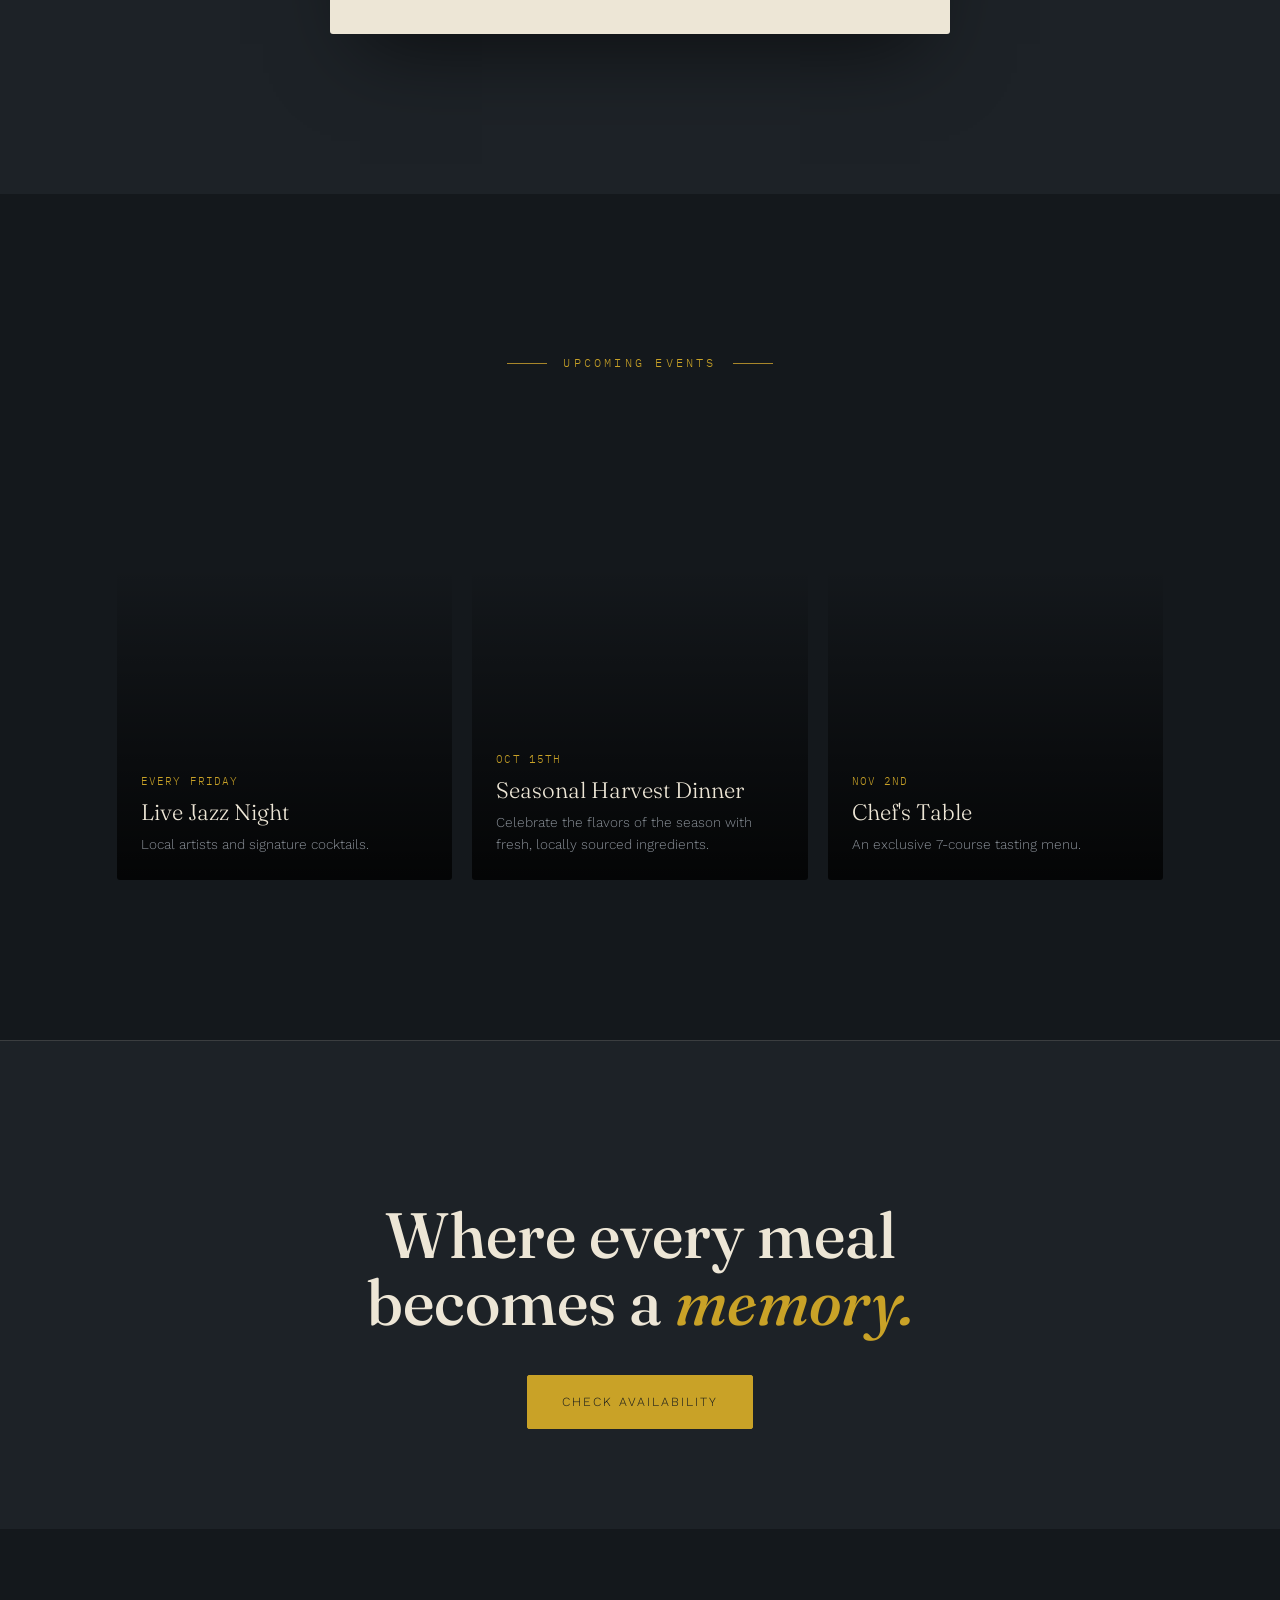
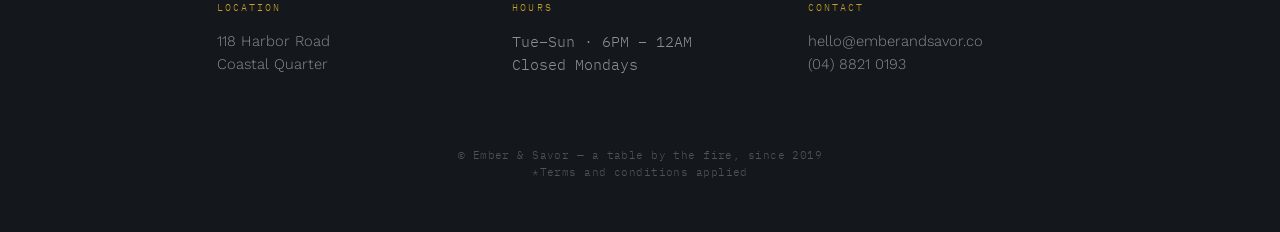
<file: restaurant-website/main.html>
<!DOCTYPE html>
<html lang="en">
<head>
<meta charset="UTF-8">
<meta name="viewport" content="width=device-width, initial-scale=1.0">
<title>Ember & Savor — Dinner, After Dark</title>
<link rel="preconnect" href="https://fonts.googleapis.com">
<link href="https://fonts.googleapis.com/css2?family=Fraunces:ital,opsz,wght@0,9..144,300;0,9..144,500;0,9..144,600;1,9..144,400&family=Work+Sans:wght@300;400;500;600&family=IBM+Plex+Mono:wght@400;500&display=swap" rel="stylesheet">
<style>
  :root {
    --ink: #14181C;
    --ink-soft: #1D2227;
    --parchment: #EDE6D6;
    --parchment-dim: #DCD3BE;
    --brass: #C9A227;
    --brass-soft: #A8862A;
    --ember: #B5482F;
    --olive: #5C6B4A;
    --smoke: #8A9098;
    --line: rgba(237, 230, 214, 0.14);
  }

  * { margin: 0; padding: 0; box-sizing: border-box; }

  html { scroll-behavior: smooth; }

  body {
    background: var(--ink);
    color: var(--parchment);
    font-family: 'Work Sans', sans-serif;
    font-weight: 300;
    line-height: 1.6;
    overflow-x: hidden;
  }

  a { color: inherit; text-decoration: none; }

  .display { font-family: 'Fraunces', serif; }
  .mono { font-family: 'IBM Plex Mono', monospace; }

  ::selection { background: var(--brass); color: var(--ink); }

  :focus-visible {
    outline: 2px solid var(--brass);
    outline-offset: 3px;
  }

  /* ---------- NAV ---------- */
  nav {
    position: fixed;
    top: 0; left: 0; right: 0;
    z-index: 100;
    display: flex;
    justify-content: space-between;
    align-items: center;
    padding: 28px 6vw;
    mix-blend-mode: difference;
  }

  .nav-mark {
    font-family: 'Fraunces', serif;
    font-weight: 500;
    font-size: 1.05rem;
    letter-spacing: 0.02em;
  }

  .nav-links {
    display: flex;
    gap: 40px;
    font-size: 0.78rem;
    letter-spacing: 0.14em;
    text-transform: uppercase;
  }

  .nav-links a {
    opacity: 0.75;
    transition: opacity 0.25s ease;
  }
  .nav-links a:hover { opacity: 1; }

  @media (max-width: 640px) {
    .nav-links { gap: 20px; font-size: 0.65rem; }
  }

  /* ---------- HERO ---------- */
  .hero {
    position: relative;
    min-height: 100svh;
    display: flex;
    flex-direction: column;
    align-items: center;
    justify-content: center;
    text-align: center;
    padding: 0 6vw;
    overflow: hidden;
  }

  .glow {
    position: absolute;
    inset: 0;
    z-index: 0;
    background:
      radial-gradient(ellipse 45% 55% at 50% 62%, rgba(201,162,39,0.20), transparent 60%),
      radial-gradient(ellipse 70% 40% at 50% 68%, rgba(181,72,47,0.10), transparent 65%),
      radial-gradient(ellipse 100% 60% at 50% 100%, rgba(92,107,74,0.08), transparent 70%);
    animation: flicker 7s ease-in-out infinite;
  }

  @keyframes flicker {
    0%, 100% { opacity: 1; transform: scale(1); }
    28% { opacity: 0.92; transform: scale(1.015); }
    45% { opacity: 1; transform: scale(0.995); }
    62% { opacity: 0.95; transform: scale(1.01); }
    80% { opacity: 1; transform: scale(1); }
  }

  .hero-content { position: relative; z-index: 1; }

  .eyebrow {
    font-family: 'IBM Plex Mono', monospace;
    font-size: 0.72rem;
    letter-spacing: 0.3em;
    text-transform: uppercase;
    color: var(--brass);
    margin-bottom: 45px;
    opacity: 0;
    animation: rise 1s ease forwards 0.2s;
  }

  h1.name {
    font-size: clamp(3rem, 10vw, 7.5rem);
    font-weight: 500;
    line-height: 0.95;
    letter-spacing: -0.01em;
    color: var(--parchment);
    opacity: 0;
    animation: rise 1.1s ease forwards 0.4s;
  }

  h1.name em {
    font-style: italic;
    font-weight: 300;
    color: var(--brass);
  }

  .hero-sub {
    max-width: 480px;
    margin: 35px auto 0;
    font-size: 1.05rem;
    color: var(--smoke);
    opacity: 0;
    animation: rise 1s ease forwards 0.7s;
  }

  .hero-cta {
    display: inline-flex;
    align-items: center;
    gap: 12px;
    margin-top: 44px;
    padding: 16px 34px;
    border: 1px solid var(--brass);
    border-radius: 2px;
    font-size: 0.78rem;
    letter-spacing: 0.16em;
    text-transform: uppercase;
    background: var(--brass);
    color: var(--ink);
    transition: background 0.3s ease, color 0.3s ease;
    opacity: 0;
    animation: rise 1s ease forwards 1s;
  }
  .hero-cta:hover { background: var(--ink); color: var(--brass); }

  @keyframes rise {
    from { opacity: 0; transform: translateY(16px); }
    to { opacity: 1; transform: translateY(0); }
  }

  .scroll-cue {
    position: absolute;
    bottom: 36px;
    left: 50%;
    transform: translateX(-50%);
    font-family: 'IBM Plex Mono', monospace;
    font-size: 0.65rem;
    letter-spacing: 0.2em;
    color: var(--smoke);
    text-transform: uppercase;
    opacity: 0.6;
  }

  @media (prefers-reduced-motion: reduce) {
    .glow { animation: none; }
    .eyebrow, h1.name, .hero-sub, .hero-cta { animation: none; opacity: 1; }
  }

  /* ---------- INTRO STRIP ---------- */
  .intro {
    padding: 140px 6vw;
    max-width: 780px;
    margin: 0 auto;
    text-align: center;
    border-top: 1px solid var(--line);
  }

  .intro p.lead {
    font-family: 'Fraunces', serif;
    font-style: italic;
    font-weight: 400;
    font-size: clamp(1.4rem, 3vw, 1.9rem);
    line-height: 1.5;
    color: var(--parchment);
  }

  .intro p.lead .accent { color: var(--brass); font-style: normal; }

  /* ---------- SECTION LABEL ---------- */
  .section-label {
    display: flex;
    align-items: center;
    gap: 16px;
    justify-content: center;
    margin-bottom: 60px;
  }
  .section-label .rule { width: 40px; height: 1px; background: var(--brass-soft); }
  .section-label span {
    font-family: 'IBM Plex Mono', monospace;
    font-size: 0.72rem;
    letter-spacing: 0.28em;
    text-transform: uppercase;
    color: var(--brass);
  }

  /* ---------- MENU (TICKET STYLE) ---------- */
  .menu-section {
    padding: 60px 6vw 160px;
    background: var(--ink-soft);
  }

  .ticket {
    max-width: 620px;
    margin: 0 auto;
    background: var(--parchment);
    color: var(--ink);
    border-radius: 3px;
    padding: 56px 48px;
    position: relative;
    box-shadow: 0 40px 80px -30px rgba(0,0,0,0.6);
  }

  .ticket::before, .ticket::after {
    content: "";
    position: absolute;
    width: 26px; height: 26px;
    background: var(--ink-soft);
    border-radius: 50%;
    top: 50%;
    transform: translateY(-50%);
  }
  .ticket::before { left: -13px; }
  .ticket::after { right: -13px; }

  .ticket-head {
    text-align: center;
    margin-bottom: 40px;
  }
  .ticket-head .display {
    font-size: 1.5rem;
    font-weight: 600;
  }
  .ticket-head .mono {
    font-size: 0.68rem;
    letter-spacing: 0.2em;
    text-transform: uppercase;
    color: var(--olive);
    margin-top: 6px;
    display: block;
  }

  .course {
    margin-bottom: 34px;
  }
  .course:last-child { margin-bottom: 0; }

  .course-title {
    font-family: 'IBM Plex Mono', monospace;
    font-size: 0.68rem;
    letter-spacing: 0.24em;
    text-transform: uppercase;
    color: var(--ember);
    margin-bottom: 16px;
  }

  .dish {
    display: flex;
    justify-content: space-between;
    align-items: baseline;
    gap: 16px;
    padding: 14px 0;
    border-bottom: 1px dashed rgba(20,24,28,0.15);
  }
  .dish:last-child { border-bottom: none; }

  .dish-info .display {
    font-size: 1.05rem;
    font-weight: 500;
  }
  .dish-info p {
    font-size: 0.85rem;
    color: #565049;
    margin-top: 4px;
    max-width: 340px;
  }

  .dish-price {
    font-family: 'IBM Plex Mono', monospace;
    font-size: 0.9rem;
    white-space: nowrap;
    color: var(--ink);
  }

  /* ---------- EVENTS ---------- */
  .events {
    padding: 160px 6vw;
    max-width: 1200px;
    margin: 0 auto;
  }

  .events-grid {
    display: grid;
    grid-template-columns: repeat(3, 1fr);
    gap: 20px;
  }

  @media (max-width: 800px) {
    .events-grid { grid-template-columns: 1fr; }
  }

  .event-card {
    aspect-ratio: 3/4;
    border-radius: 3px;
    position: relative;
    overflow: hidden;
    display: flex;
    flex-direction: column;
    justify-content: flex-end;
    padding: 24px;
  }

  .event-card .event-date {
    position: relative;
    z-index: 1;
    font-family: 'IBM Plex Mono', monospace;
    font-size: 0.7rem;
    letter-spacing: 0.1em;
    color: var(--brass);
    text-transform: uppercase;
    margin-bottom: 8px;
  }

  .event-card .event-title {
    position: relative;
    z-index: 1;
    font-family: 'Fraunces', serif;
    font-size: 1.4rem;
    color: var(--parchment);
    margin-bottom: 8px;
    line-height: 1.2;
  }

  .event-card .event-desc {
    position: relative;
    z-index: 1;
    font-size: 0.85rem;
    color: var(--smoke);
  }

  .event-card::before {
    content: "";
    position: absolute;
    inset: 0;
    background: linear-gradient(to top, rgba(0,0,0,0.8), transparent 70%);
  }

  .event-1 { 
    background-image: url('https://peppermoonrestaurant.ca/wp-content/uploads/2026/01/5306.jpg'); 
    background-size: cover; 
    background-position: center; 
  }
  .event-2 { 
    background-image: url('https://i0.wp.com/www.bocaratontribune.com/wp-content/uploads/2019/10/Harvest-Seasonal-Grill-Signtaure-dishes-Table-Spread.jpg?resize=1024%2C683&ssl=1'); 
    background-size: cover; 
    background-position: center; 
  }
  .event-3 { 
    background-image: url('https://clubandresortchef.com/wp-content/uploads/2021/01/AdobeStock_222002701-1024x683.jpeg'); 
    background-size: cover; 
    background-position: center; 
  }

  /* ---------- RESERVE / FOOTER ---------- */
  .reserve {
    padding: 160px 6vw 100px;
    text-align: center;
    background: var(--ink-soft);
    border-top: 1px solid var(--line);
  }

  .reserve h2 {
    font-family: 'Fraunces', serif;
    font-weight: 500;
    font-size: clamp(2.2rem, 6vw, 4rem);
    max-width: 700px;
    margin: 0 auto 40px;
    line-height: 1.05;
  }
  .reserve h2 em { font-style: italic; color: var(--brass); }

  .reserve-cta {
    display: inline-flex;
    align-items: center;
    justify-content: center;
    gap: 12px;
    padding: 16px 34px;
    border: 1px solid var(--brass);
    border-radius: 2px;
    font-size: 0.78rem;
    letter-spacing: 0.16em;
    text-transform: uppercase;
    background: var(--brass);
    color: var(--ink);
    transition: background 0.3s ease, color 0.3s ease;
  }
  .reserve-cta:hover { background: var(--ink); color: var(--brass); }

  footer {
    padding: 70px 6vw 40px;
    display: grid;
    grid-template-columns: repeat(3, 1fr);
    gap: 40px;
    max-width: 1000px;
    margin: 0 auto;
    text-align: left;
  }

  @media (max-width: 700px) {
    footer { grid-template-columns: 1fr; text-align: center; }
  }

  footer .col-label {
    font-family: 'IBM Plex Mono', monospace;
    font-size: 0.65rem;
    letter-spacing: 0.2em;
    text-transform: uppercase;
    color: var(--brass);
    margin-bottom: 14px;
  }

  footer p, footer address {
    font-style: normal;
    color: var(--smoke);
    font-size: 0.92rem;
  }

  .fine-print {
    text-align: center;
    padding: 30px 6vw 50px;
    font-family: 'IBM Plex Mono', monospace;
    font-size: 0.68rem;
    color: rgba(138,144,152,0.5);
    letter-spacing: 0.04em;
  }
</style>
</head>
<body>

<nav>
  <div class="nav-mark"><a href="main.html">Ember & Savor</a></div>
  <div class="nav-links">
    <a href="#menu">Menu</a>
    <a href="#events">Events</a>
    <a href="#reserve">Reservations</a>
  </div>
</nav>

<section class="hero">
  <div class="glow"></div>
  <div class="hero-content">
    <div class="eyebrow">Dinner · From 6PM Until Late</div>
    <h1 class="name display">Ember<br><em>&</em> Savor</h1>
    <p class="hero-sub">A small room on the harbor road. A pure veg restaurant with wood-fired plates, low light, and a table held for you tonight.</p>
  </div>
  <div class="scroll-cue">Scroll ↓</div>
</section>

<section class="intro">
  <p class="lead">We keep <span class="accent">fourteen tables</span> and one fire. No printed specials, no rush — just what came in fresh this morning, cooked simply and shared slowly.</p>
</section>

<section class="menu-section" id="menu">
  <div class="section-label"><div class="rule"></div><span>Tonight's Menu</span><div class="rule"></div></div>

  <div class="ticket">
    <div class="ticket-head">
      <div class="display">Ember & Savor</div>
      <span class="mono">No. 0148 · Harbor Road<br><span style="color:var(--smoke); margin-top:8px; display:inline-block;">A Pure Veg Fine Dining Restaurant</span></span>
    </div>

    <div class="course">
      <div class="course-title">To Start</div>
      <div class="dish">
        <div class="dish-info">
          <div class="display">Truffle Mushroom Bruschetta</div>
          <p>Wild mushrooms, truffle oil, grilled sourdough</p>
        </div>
        <div class="dish-price">$17</div>
      </div>
      <div class="dish">
        <div class="dish-info">
          <div class="display">Roasted Beet Carpaccio</div>
          <p>Whipped goat cheese, candied walnuts, arugula</p>
        </div>
        <div class="dish-price">$18</div>
      </div>
      <div class="dish">
        <div class="dish-info">
          <div class="display">Burrata & Roasted Tomato</div>
          <p>Heirloom tomatoes, basil oil, aged balsamic</p>
        </div>
        <div class="dish-price">$16</div>
      </div>
      <div class="dish">
        <div class="dish-info">
          <div class="display">Crispy Halloumi</div>
          <p>Honey drizzle, chili flakes, mint</p>
        </div>
        <div class="dish-price">$18</div>
      </div>
      <div class="dish">
        <div class="dish-info">
          <div class="display">Stuffed Portobello Mushrooms</div>
          <p>Herbed ricotta, spinach, toasted pine nuts</p>
        </div>
        <div class="dish-price">$19</div>
      </div>
    </div>

    <div class="course">
      <div class="course-title">The Fire</div>
      <div class="dish">
        <div class="dish-info">
          <div class="display">Charred Cauliflower Steak</div>
          <p>Romesco, pickled shallots, herb oil</p>
        </div>
        <div class="dish-price">$18</div>
      </div>
      <div class="dish">
        <div class="dish-info">
          <div class="display">Grilled King Oyster Mushroom</div>
          <p>Chimichurri, roasted garlic jus</p>
        </div>
        <div class="dish-price">$32</div>
      </div>
      <div class="dish">
        <div class="dish-info">
          <div class="display">Wild Mushroom Risotto</div>
          <p>Parmesan, truffle, crispy sage</p>
        </div>
        <div class="dish-price">$29</div>
      </div>
      <div class="dish">
        <div class="dish-info">
          <div class="display">Eggplant Parmigiana</div>
          <p>San Marzano tomato, fior di latte, basil</p>
        </div>
        <div class="dish-price">$27</div>
      </div>
      <div class="dish">
        <div class="dish-info">
          <div class="display">Herb-Grilled Paneer Steak</div>
          <p>Charred over oak, mint chutney, lemon oil</p>
        </div>
        <div class="dish-price">$26</div>
      </div>
      <div class="dish">
        <div class="dish-info">
          <div class="display">Smoked Vegetable Lasagna</div>
          <p>Layered roasted vegetables, béchamel, smoked cheese</p>
        </div>
        <div class="dish-price">$28</div>
      </div>
      <div class="dish">
        <div class="dish-info">
          <div class="display">Spinach & Ricotta Ravioli</div>
          <p>Sage brown butter, toasted walnuts</p>
        </div>
        <div class="dish-price">$30</div>
      </div>
    </div>

    <div class="course">
      <div class="course-title">To Finish</div>
      <div class="dish">
        <div class="dish-info">
          <div class="display">Olive Oil Cake</div>
          <p>Candied orange, crème fraîche</p>
        </div>
        <div class="dish-price">$12</div>
      </div>
      <div class="dish">
        <div class="dish-info">
          <div class="display">Basque Cheesecake</div>
          <p>Burnt caramel top, sea salt</p>
        </div>
        <div class="dish-price">$14</div>
      </div>
      <div class="dish">
        <div class="dish-info">
          <div class="display">Pistachio Tiramisu</div>
          <p>Espresso-soaked ladyfingers, pistachio cream</p>
        </div>
        <div class="dish-price">$15</div>
      </div>
      <div class="dish">
        <div class="dish-info">
          <div class="display">Dark Chocolate Mousse</div>
          <p>Sea salt, cocoa nib crunch</p>
        </div>
        <div class="dish-price">$13</div>
      </div>
    </div>
  </div>
</section>

<section class="events" id="events">
  <div class="section-label"><div class="rule"></div><span>Upcoming Events</span><div class="rule"></div></div>
  <div class="events-grid">
    <div class="event-card event-1">
      <div class="event-date">Every Friday</div>
      <div class="event-title">Live Jazz Night</div>
      <div class="event-desc">Local artists and signature cocktails.</div>
    </div>
    <div class="event-card event-2">
      <div class="event-date">Oct 15th</div>
      <div class="event-title">Seasonal Harvest Dinner</div>
      <div class="event-desc">Celebrate the flavors of the season with fresh, locally sourced ingredients.</div>
    </div>
    <div class="event-card event-3">
      <div class="event-date">Nov 2nd</div>
      <div class="event-title">Chef's Table</div>
      <div class="event-desc">An exclusive 7-course tasting menu.</div>
    </div>
  </div>
</section>

<section class="reserve" id="reserve">
  <h2>Where every meal becomes a <em>memory.</em></h2>
  <a href="reservation.html" class="reserve-cta">Check Availability</a>
</section>

<footer>
  <div>
    <div class="col-label">Location</div>
    <address>118 Harbor Road<br>Coastal Quarter</address>
  </div>
  <div>
    <div class="col-label">Hours</div>
    <p class="mono">Tue–Sun · 6PM – 12AM<br>Closed Mondays</p>
  </div>
  <div>
    <div class="col-label">Contact</div>
    <p>hello@emberandsavor.co<br>(04) 8821 0193</p>
  </div>
</footer>

<div class="fine-print">© Ember & Savor — a table by the fire, since 2019<br>*Terms and conditions applied</div>

</body>
</html>
</file>
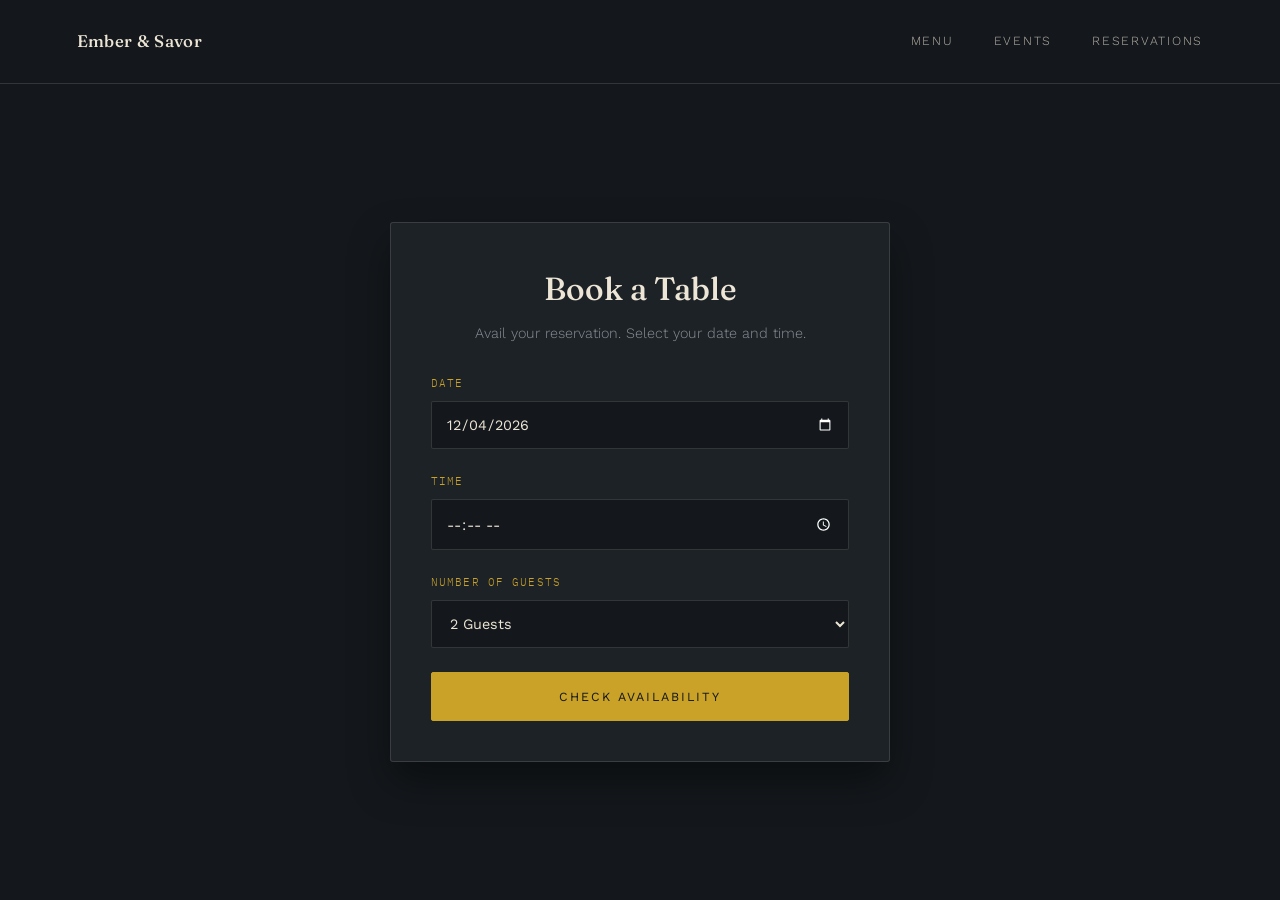
<file: restaurant-website/reservation.html>
<!DOCTYPE html>
<html lang="en">
<head>
<meta charset="UTF-8">
<meta name="viewport" content="width=device-width, initial-scale=1.0">
<title>Ember & Savor — Reservations</title>
<link rel="preconnect" href="https://fonts.googleapis.com">
<link href="https://fonts.googleapis.com/css2?family=Fraunces:ital,opsz,wght@0,9..144,300;0,9..144,500;0,9..144,600;1,9..144,400&family=Work+Sans:wght@300;400;500;600&family=IBM+Plex+Mono:wght@400;500&display=swap" rel="stylesheet">
<style>
  :root {
    --ink: #14181C;
    --ink-soft: #1D2227;
    --parchment: #EDE6D6;
    --parchment-dim: #DCD3BE;
    --brass: #C9A227;
    --brass-soft: #A8862A;
    --ember: #B5482F;
    --olive: #5C6B4A;
    --smoke: #8A9098;
    --line: rgba(237, 230, 214, 0.14);
  }

  * { margin: 0; padding: 0; box-sizing: border-box; }
  body {
    background: var(--ink);
    color: var(--parchment);
    font-family: 'Work Sans', sans-serif;
    font-weight: 300;
    line-height: 1.6;
    min-height: 100svh;
    display: flex;
    flex-direction: column;
    color-scheme: dark;
  }
  a { color: inherit; text-decoration: none; }
  .display { font-family: 'Fraunces', serif; }
  .mono { font-family: 'IBM Plex Mono', monospace; }

  /* NAV */
  nav {
    display: flex;
    justify-content: space-between;
    align-items: center;
    padding: 28px 6vw;
    border-bottom: 1px solid var(--line);
  }
  .nav-mark {
    font-family: 'Fraunces', serif;
    font-weight: 500;
    font-size: 1.05rem;
    letter-spacing: 0.02em;
  }
  .nav-links {
    display: flex;
    gap: 40px;
    font-size: 0.78rem;
    letter-spacing: 0.14em;
    text-transform: uppercase;
  }
  .nav-links a { opacity: 0.75; transition: opacity 0.25s ease; }
  .nav-links a:hover { opacity: 1; }

  @media (max-width: 640px) {
    .nav-links { gap: 20px; font-size: 0.65rem; }
  }

  /* MAIN CONTENT */
  main {
    flex: 1;
    display: flex;
    align-items: center;
    justify-content: center;
    padding: 60px 6vw;
  }

  .reservation-container {
    width: 100%;
    max-width: 500px;
    background: var(--ink-soft);
    border: 1px solid var(--line);
    padding: 40px;
    border-radius: 3px;
    box-shadow: 0 20px 40px rgba(0,0,0,0.4);
  }

  .res-header {
    text-align: center;
    margin-bottom: 30px;
  }
  .res-header h1 {
    font-size: 2rem;
    font-weight: 500;
    margin-bottom: 8px;
    color: var(--parchment);
  }
  .res-header p {
    color: var(--smoke);
    font-size: 0.9rem;
  }

  .form-group {
    margin-bottom: 24px;
  }
  .form-group label {
    display: block;
    font-family: 'IBM Plex Mono', monospace;
    font-size: 0.7rem;
    letter-spacing: 0.1em;
    text-transform: uppercase;
    color: var(--brass);
    margin-bottom: 8px;
  }
  .form-group input, .form-group select {
    width: 100%;
    padding: 14px;
    background: var(--ink);
    border: 1px solid var(--line);
    color: var(--parchment);
    font-family: 'Work Sans', sans-serif;
    font-size: 0.9rem;
    border-radius: 2px;
    transition: border-color 0.2s ease;
    color-scheme: dark;
  }
  .form-group input:focus, .form-group select:focus {
    outline: none;
    border-color: var(--brass);
  }

  .btn {
    display: flex;
    width: 100%;
    align-items: center;
    justify-content: center;
    padding: 16px;
    border: 1px solid var(--brass);
    border-radius: 2px;
    font-size: 0.78rem;
    letter-spacing: 0.16em;
    text-transform: uppercase;
    background: var(--brass);
    color: var(--ink);
    transition: background 0.3s ease, color 0.3s ease;
    cursor: pointer;
    font-family: 'Work Sans', sans-serif;
  }
  .btn:hover { background: transparent; color: var(--brass); }

  .btn-secondary {
    background: transparent;
    color: var(--parchment);
    border: 1px solid var(--line);
  }
  .btn-secondary:hover { border-color: var(--parchment); color: var(--parchment); }

  /* STEPS */
  .step { display: none; }
  .step.active { display: block; animation: fadeIn 0.4s ease forwards; }

  @keyframes fadeIn {
    from { opacity: 0; transform: translateY(10px); }
    to { opacity: 1; transform: translateY(0); }
  }

  /* SUGGESTIONS BOX */
  .suggestions-box {
    background: rgba(181, 72, 47, 0.1);
    border-left: 2px solid var(--ember);
    padding: 16px;
    margin-bottom: 24px;
    display: none;
  }
  .suggestions-box p {
    font-size: 0.85rem;
    margin-bottom: 12px;
  }
  .suggest-times {
    display: flex;
    gap: 10px;
    flex-wrap: wrap;
  }
  .suggest-btn {
    padding: 8px 16px;
    background: var(--ink);
    border: 1px solid var(--line);
    color: var(--parchment);
    font-family: 'IBM Plex Mono', monospace;
    font-size: 0.7rem;
    cursor: pointer;
    transition: all 0.2s;
  }
  .suggest-btn:hover {
    border-color: var(--brass);
    color: var(--brass);
  }

  /* Success State */
  .success-msg {
    text-align: center;
    display: none;
  }
  .success-msg.active {
    display: flex;
    flex-direction: column;
    align-items: center;
  }
  .success-msg h2 {
    font-size: 2rem;
    color: var(--brass);
    margin-bottom: 16px;
  }
</style>
</head>
<body>

<nav>
  <div class="nav-mark"><a href="main.html">Ember & Savor</a></div>
  <div class="nav-links">
    <a href="main.html#menu">Menu</a>
    <a href="main.html#events">Events</a>
    <a href="reservation.html">Reservations</a>
  </div>
</nav>

<main>
  <div class="reservation-container">
    
    <!-- Step 1: Check Availability -->
    <div id="step-1" class="step active">
      <div class="res-header">
        <h1 class="display">Book a Table</h1>
        <p>Avail your reservation. Select your date and time.</p>
      </div>

      <div class="suggestions-box" id="suggestions-box">
        <p id="suggestion-text">Sorry, the requested time is fully booked. How about these alternatives?</p>
        <div class="suggest-times" id="suggest-times"></div>
      </div>

      <form id="check-form">
        <div class="form-group">
          <label for="res-date">Date</label>
          <input type="date" id="res-date" required>
        </div>
        <div class="form-group">
          <label for="res-time">Time</label>
          <input type="time" id="res-time" required>
        </div>
        <div class="form-group">
          <label for="res-guests">Number of Guests</label>
          <select id="res-guests" required>
            <option value="1">1 Guest</option>
            <option value="2" selected>2 Guests</option>
            <option value="3">3 Guests</option>
            <option value="4">4 Guests</option>
            <option value="5">5 Guests</option>
            <option value="6">6 Guests</option>
            <option value="7+">7+ Guests (Call us)</option>
          </select>
        </div>
        <button type="submit" class="btn">Check Availability</button>
      </form>
    </div>

    <!-- Step 2: User Details -->
    <div id="step-2" class="step">
      <div class="res-header">
        <h1 class="display">Almost there</h1>
        <p>We have a table available on <br><strong id="confirm-datetime" style="color:var(--brass); font-weight: 500;"></strong>.</p>
      </div>
      <form id="details-form">
        <div class="form-group">
          <label for="full-name">Full Name</label>
          <input type="text" id="full-name" required placeholder="Jane Doe">
        </div>
        <div class="form-group">
          <label for="email">Email Address</label>
          <input type="email" id="email" required placeholder="jane@example.com">
        </div>
        <div class="form-group">
          <label for="phone">Phone Number</label>
          <input type="tel" id="phone" required placeholder="(555) 123-4567">
        </div>
        <div style="display:flex; gap:12px; margin-top:30px; align-items: stretch;">
          <button type="button" class="btn btn-secondary" id="btn-back" style="flex:1">Back</button>
          <button type="submit" class="btn" style="flex:2">Confirm Reservation</button>
        </div>
      </form>
    </div>

    <!-- Step 3: Success -->
    <div id="step-3" class="step success-msg">
      <h2 class="display">Table Confirmed.</h2>
      <p style="color:var(--smoke); margin-bottom:30px;">Your reservation has been secured. Thank you for choosing Ember & Savor!</p>
      <a href="main.html" class="btn btn-secondary">Return Home</a>
    </div>

  </div>
</main>

<script>
  // Elements
  const step1 = document.getElementById('step-1');
  const step2 = document.getElementById('step-2');
  const step3 = document.getElementById('step-3');
  const checkForm = document.getElementById('check-form');
  const detailsForm = document.getElementById('details-form');
  const suggestionsBox = document.getElementById('suggestions-box');
  const suggestionText = document.getElementById('suggestion-text');
  const suggestTimes = document.getElementById('suggest-times');
  const confirmDatetime = document.getElementById('confirm-datetime');
  const btnBack = document.getElementById('btn-back');

  let selectedDate = '';
  let selectedTime = '';

  // Default to today
  document.getElementById('res-date').valueAsDate = new Date();
  
  // Format helpers
  const formatTime = (timeStr) => {
    const [h, m] = timeStr.split(':');
    let hour = parseInt(h);
    const ampm = hour >= 12 ? 'PM' : 'AM';
    hour = hour % 12 || 12;
    return `${hour}:${m} ${ampm}`;
  };

  const formatDate = (dateStr) => {
    const date = new Date(dateStr);
    return date.toLocaleDateString('en-US', { weekday: 'long', month: 'short', day: 'numeric' });
  }

  const proceedToStep2 = (date, time) => {
    selectedDate = date;
    selectedTime = time;
    confirmDatetime.innerHTML = `${formatDate(date)}<br>at ${formatTime(time)}`;
    step1.classList.remove('active');
    step2.classList.add('active');
    suggestionsBox.style.display = 'none';
  };

  // Logic: Check Availability
  checkForm.addEventListener('submit', (e) => {
    e.preventDefault();
    const date = document.getElementById('res-date').value;
    const time = document.getElementById('res-time').value;

    // MOCK LOGIC: If time is between 19:00 and 19:59 (7 PM hour), say it's full and suggest 18:30 and 20:00.
    // (A demonstration of the availability logic).
    const hour = parseInt(time.split(':')[0]);
    
    if (hour === 19) {
      // Show suggestions
      suggestionsBox.style.display = 'block';
      suggestionText.textContent = `Sorry, ${formatTime(time)} is fully booked. How about these alternatives?`;
      
      suggestTimes.innerHTML = `
        <button type="button" class="suggest-btn" data-time="18:30">6:30 PM</button>
        <button type="button" class="suggest-btn" data-time="20:00">8:00 PM</button>
        <button type="button" class="suggest-btn" data-time="20:30">8:30 PM</button>
      `;

      // Add listeners to suggestion buttons
      document.querySelectorAll('.suggest-btn').forEach(btn => {
        btn.addEventListener('click', (ev) => {
          proceedToStep2(date, ev.target.getAttribute('data-time'));
        });
      });
    } else {
      // Available
      proceedToStep2(date, time);
    }
  });

  // Logic: Back Button
  btnBack.addEventListener('click', () => {
    step2.classList.remove('active');
    step1.classList.add('active');
  });

  // Logic: Confirm Reservation
  detailsForm.addEventListener('submit', (e) => {
    e.preventDefault();
    step2.classList.remove('active');
    step3.classList.add('active');
  });
</script>

</body>
</html>
</file>
<file: restaurant-website/css/style.css>
@import url('https://fonts.googleapis.com/css2?family=Nunito:wght@400;600;700&family=Playfair+Display:ital,wght@0,400;0,600;0,700;1,400&display=swap');

/* Global Styles */
:root {
  --primary-color: #cc5500; /* Warm terracotta */
  --secondary-color: #8f9779; /* Muted sage green */
  --bg-color: #fdfbf7; /* Warm ivory */
  --text-color: #3b2f2f; /* Espresso brown */
  --nav-bg: rgba(253, 251, 247, 0.95);
  --card-bg: #ffffff;
}

* {
  margin: 0;
  padding: 0;
  box-sizing: border-box;
}

body {
  font-family: 'Nunito', sans-serif;
  background-color: var(--bg-color);
  color: var(--text-color);
  line-height: 1.7;
}

h1, h2, h3, h4, h5, h6, .logo {
  font-family: 'Playfair Display', serif;
  color: var(--text-color);
}

a {
  text-decoration: none;
  color: inherit;
}

/* Navigation */
nav {
  display: flex;
  justify-content: space-between;
  align-items: center;
  padding: 1.5rem 5%;
  background-color: var(--nav-bg);
  position: sticky;
  top: 0;
  z-index: 1000;
  backdrop-filter: blur(10px);
  box-shadow: 0 4px 15px rgba(59, 47, 47, 0.05);
}

.logo {
  font-size: 2rem;
  font-weight: 700;
  font-style: italic;
  color: var(--text-color);
}

.logo span {
  color: var(--primary-color);
}

.nav-links {
  display: flex;
  list-style: none;
  gap: 2.5rem;
}

.nav-links a {
  font-weight: 600;
  font-size: 1.05rem;
  transition: color 0.3s ease;
}

.nav-links a:hover, .nav-links a.active {
  color: var(--primary-color);
}

/* Hero Section */
.hero {
  height: 80vh;
  display: flex;
  align-items: center;
  justify-content: center;
  text-align: center;
  /* Warm low-contrast overlay */
  background: linear-gradient(rgba(59, 47, 47, 0.65), rgba(59, 47, 47, 0.55)), url('https://images.unsplash.com/photo-1514933651103-005eec06c04b?ixlib=rb-4.0.3&auto=format&fit=crop&w=1920&q=80') center/cover;
  padding: 0 1rem;
  color: #fff; /* Keep text white for hero contrast */
}

.hero h1 {
  font-size: 4.5rem;
  margin-bottom: 1.5rem;
  color: #fff;
}

.hero p {
  font-size: 1.5rem;
  margin-bottom: 2.5rem;
  opacity: 0.95;
  font-family: 'Playfair Display', serif;
  font-style: italic;
}

.btn {
  display: inline-block;
  padding: 1rem 3rem;
  background-color: var(--primary-color);
  color: #fff;
  border-radius: 50px;
  font-family: 'Nunito', sans-serif;
  font-weight: 700;
  font-size: 1.1rem;
  transition: transform 0.3s ease, background-color 0.3s ease, box-shadow 0.3s ease;
  box-shadow: 0 4px 15px rgba(204, 85, 0, 0.3);
  border: none;
  cursor: pointer;
}

.btn:hover {
  background-color: #b34b00;
  transform: translateY(-3px);
  box-shadow: 0 6px 20px rgba(204, 85, 0, 0.4);
}

/* Page Layout */
.page-header {
  text-align: center;
  padding: 6rem 1rem 3rem;
  background-color: var(--bg-color);
}

.page-header h1 {
  font-size: 3.5rem;
  color: var(--primary-color);
}

.container {
  max-width: 1200px;
  margin: 0 auto;
  padding: 3rem 5%;
}

/* Forms */
.form-group {
  margin-bottom: 2rem;
}

.form-group label {
  display: block;
  margin-bottom: 0.5rem;
  font-weight: 600;
  color: var(--text-color);
}

.form-group input, .form-group textarea, .form-group select {
  width: 100%;
  padding: 1.2rem;
  background: #fff;
  border: 1px solid rgba(59, 47, 47, 0.1);
  color: var(--text-color);
  border-radius: 12px;
  font-family: 'Nunito', sans-serif;
  transition: border-color 0.3s ease, box-shadow 0.3s ease;
}

.form-group input:focus, .form-group textarea:focus, .form-group select:focus {
  outline: none;
  border-color: var(--secondary-color);
  box-shadow: 0 0 0 3px rgba(143, 151, 121, 0.2);
}

/* Updates for contact form and other elements */
.contact-form, .reservation-form, .event-card {
  background: var(--card-bg) !important;
  box-shadow: 0 10px 30px rgba(59, 47, 47, 0.08) !important;
  border-radius: 16px !important;
  border: none !important;
}

.contact-info p, .about-text p {
  color: #5a4b4b !important;
  font-size: 1.15rem;
  line-height: 1.8;
}

.event-card h2 { color: var(--text-color) !important; }
.event-date { color: var(--primary-color) !important; font-family: 'Playfair Display', serif; font-size: 1.2rem; font-style: italic; }
.event-card p { color: #5a4b4b !important; border-left: none; }
.event-card { border-left: 5px solid var(--secondary-color) !important; }
</file>
